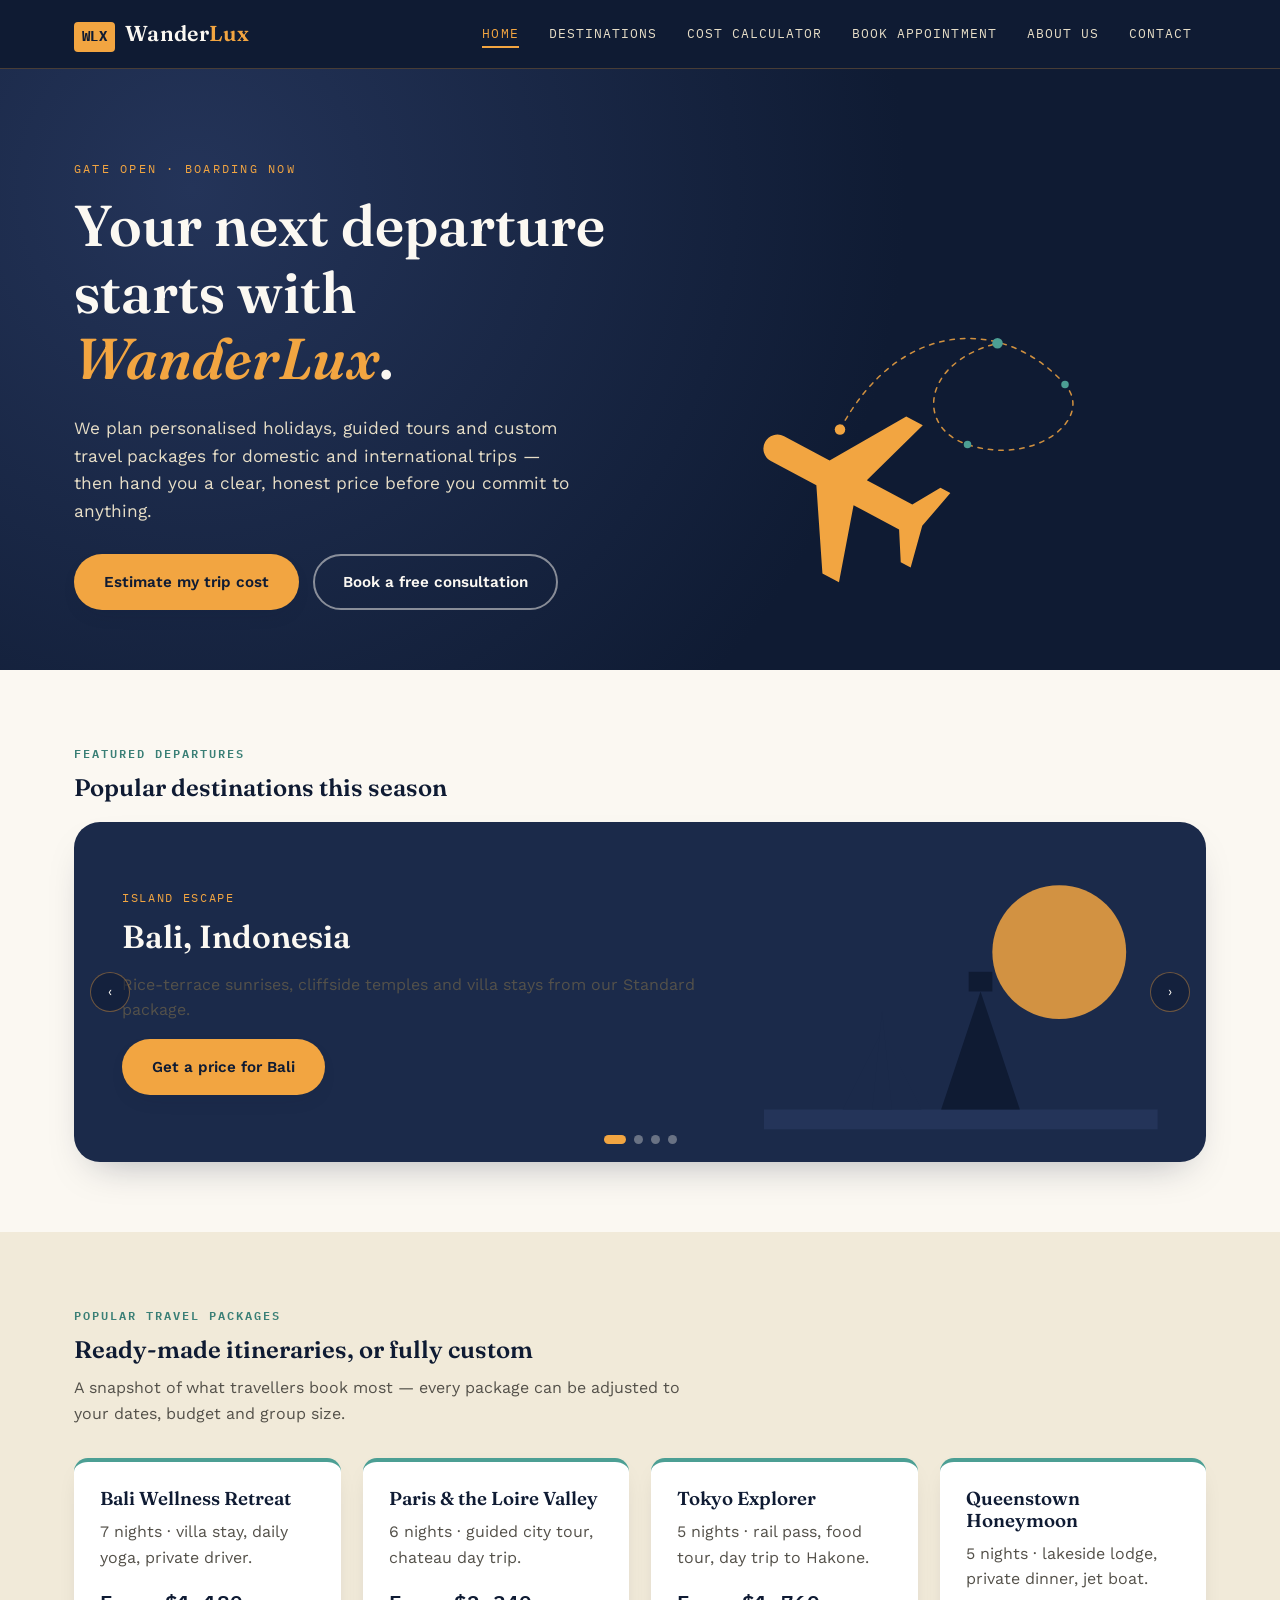
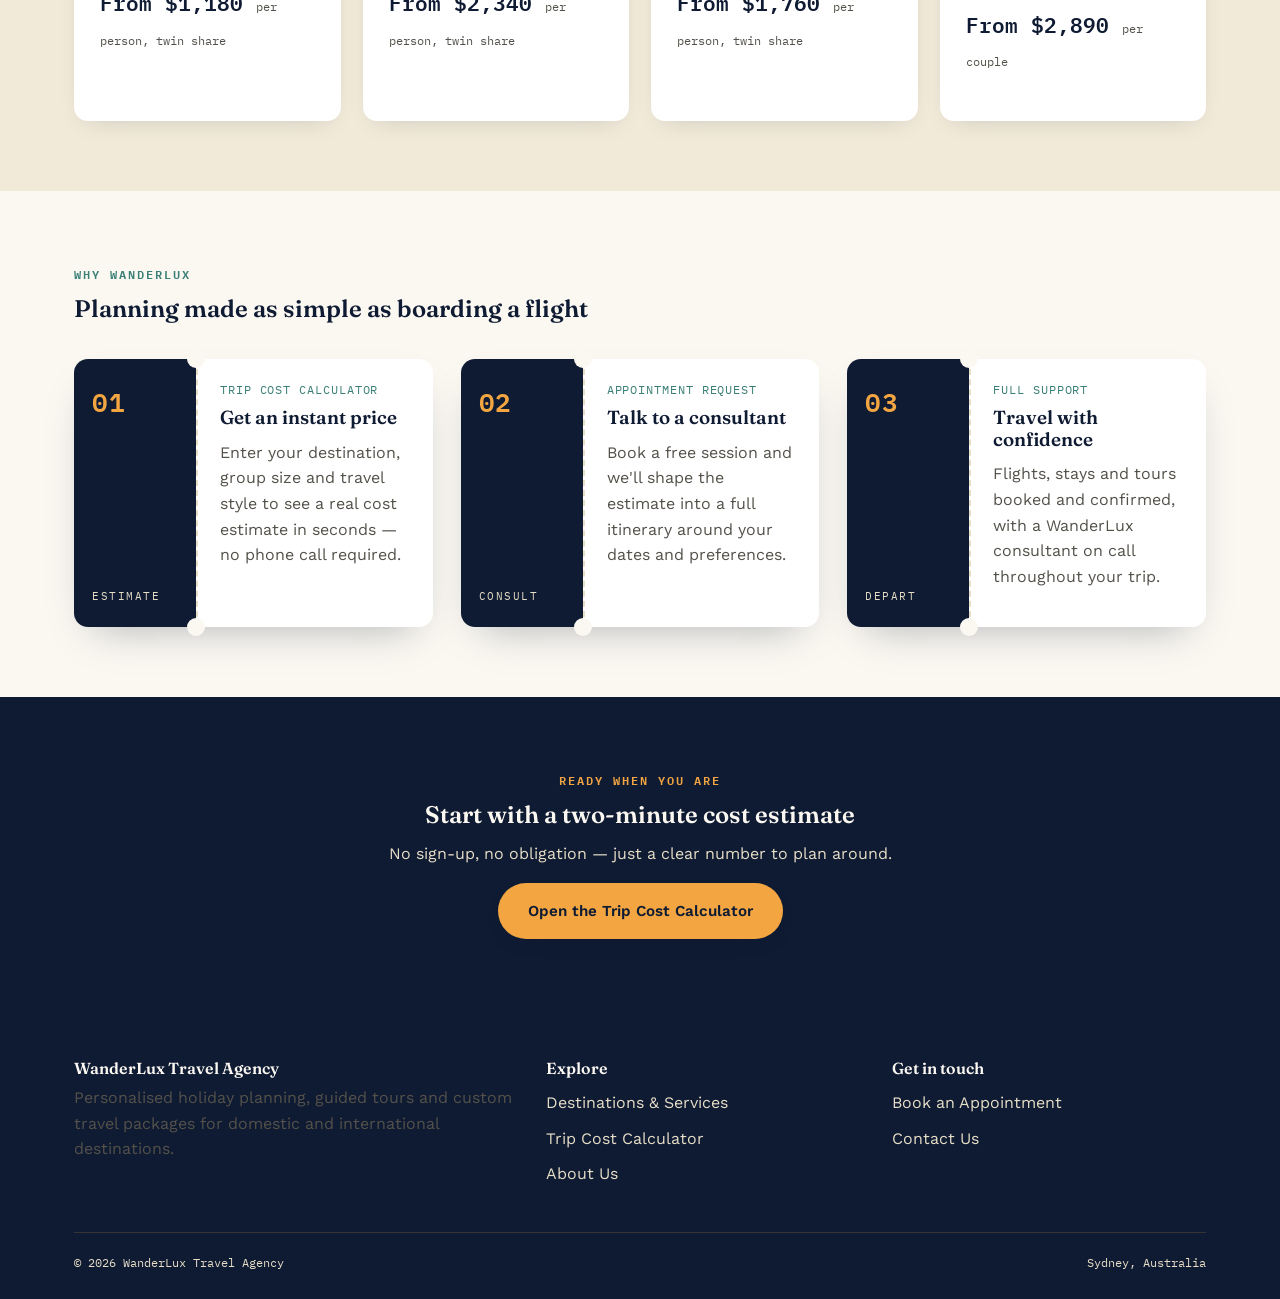
<file: index.html>
<!DOCTYPE html>
<html lang="en">
<head>
<meta charset="UTF-8">
<meta name="viewport" content="width=device-width, initial-scale=1.0">
<title>WanderLux Travel Agency | Personalised Holidays, Guided Tours & Custom Packages</title>
<meta name="description" content="WanderLux Travel Agency designs personalised holiday itineraries, guided tours and custom travel packages. Estimate your trip cost instantly and book a free consultation.">
<meta name="keywords" content="travel agency, holiday packages, guided tours, trip cost calculator, honeymoon specials, WanderLux">
<meta name="author" content="WanderLux Travel Agency">
<link rel="canonical" href="index.html">
<meta property="og:title" content="WanderLux Travel Agency">
<meta property="og:description" content="Personalised holiday planning, guided tours and custom travel packages for every kind of traveller.">
<meta property="og:type" content="website">
<link rel="icon" href="data:,">
<link rel="stylesheet" href="css/styles.css">
</head>
<body>
<a class="skip-link" href="#main">Skip to main content</a>

<header class="site-header">
  <div class="container board-strip">
    <a href="index.html" class="brand" aria-label="WanderLux Travel Agency home">
      <span class="code">WLX</span>
      <span class="name">Wander<em>Lux</em></span>
    </a>
    <button class="nav-toggle" aria-expanded="false" aria-controls="primary-nav" aria-label="Toggle navigation menu">
      <span class="bar"></span><span class="bar"></span><span class="bar"></span>
    </button>
    <nav id="primary-nav" class="board-nav" aria-label="Primary">
      <a href="index.html" aria-current="page">Home</a>
      <a href="destinations.html">Destinations</a>
      <a href="calculator.html">Cost Calculator</a>
      <a href="appointment.html">Book Appointment</a>
      <a href="about.html">About Us</a>
      <a href="contact.html">Contact</a>
    </nav>
  </div>
</header>

<main id="main">

  <section class="hero">
    <div class="container">
      <div class="hero-copy reveal">
        <p class="hero-eyebrow">Gate open &middot; Boarding now</p>
        <h1>Your next departure starts with <em>WanderLux</em>.</h1>
        <p class="lead">We plan personalised holidays, guided tours and custom travel packages for domestic and international trips &mdash; then hand you a clear, honest price before you commit to anything.</p>
        <div class="hero-actions">
          <a class="btn btn-primary" href="calculator.html">Estimate my trip cost</a>
          <a class="btn btn-outline" href="appointment.html">Book a free consultation</a>
        </div>
      </div>

      <div class="flight-map reveal" aria-hidden="true">
        <svg viewBox="0 0 400 300" role="img" aria-label="Illustrated flight route connecting Sydney to a chosen holiday destination">
          <path class="route-line" d="M40,210 C120,60 260,60 340,150 C380,195 300,260 210,230 C140,207 150,120 250,95" />
          <circle class="route-dot origin" cx="40" cy="210" r="7"></circle>
          <circle class="route-dot" cx="340" cy="150" r="5"></circle>
          <circle class="route-dot" cx="210" cy="230" r="5"></circle>
          <circle class="route-dot" cx="250" cy="95" r="7"></circle>
        </svg>
        <svg class="plane" width="26" height="26" viewBox="0 0 24 24" style="position:absolute; top:0; left:0;">
          <path fill="#F2A541" d="M21 16v-2l-8-5V3.5a1.5 1.5 0 0 0-3 0V9l-8 5v2l8-2.5V19l-3 1.8V22l4.5-1 4.5 1v-1.2L13 19v-5.5l8 2.5z"/>
        </svg>
      </div>
    </div>
  </section>

  <section aria-labelledby="banner-heading">
    <div class="container">
      <div class="section-head reveal">
        <span class="eyebrow">Featured departures</span>
        <h2 id="banner-heading">Popular destinations this season</h2>
      </div>

      <div class="banner reveal" data-banner aria-roledescription="carousel" aria-label="Featured destinations">
        <div class="banner-track">

          <div class="banner-slide active">
            <div class="slide-copy">
              <p class="slide-tag">Island escape</p>
              <h3>Bali, Indonesia</h3>
              <p>Rice-terrace sunrises, cliffside temples and villa stays from our Standard package.</p>
              <a class="btn btn-primary" href="calculator.html">Get a price for Bali</a>
            </div>
            <svg class="banner-illustration" viewBox="0 0 200 160" role="img" aria-label="Illustration of a Bali temple silhouette at sunset">
              <rect width="200" height="160" fill="none"/>
              <circle cx="150" cy="60" r="34" fill="#F2A541" opacity="0.85"/>
              <path d="M0,140 L200,140 L200,150 L0,150 Z" fill="#243459"/>
              <path d="M40,140 L60,100 L80,140 Z" fill="#1B2A4A"/>
              <path d="M55,140 L60,90 L65,140 Z" fill="#1B2A4A"/>
              <path d="M90,140 L110,80 L130,140 Z" fill="#0F1B33"/>
              <rect x="104" y="70" width="12" height="10" fill="#0F1B33"/>
            </svg>
          </div>

          <div class="banner-slide">
            <div class="slide-copy">
              <p class="slide-tag">City &amp; culture</p>
              <h3>Paris, France</h3>
              <p>Guided walking tours, riverside dinners and boutique hotels in the heart of the city.</p>
              <a class="btn btn-primary" href="calculator.html">Get a price for Paris</a>
            </div>
            <svg class="banner-illustration" viewBox="0 0 200 160" role="img" aria-label="Illustration of the Eiffel Tower silhouette">
              <path d="M0,140 L200,140 L200,150 L0,150 Z" fill="#243459"/>
              <path d="M95,30 L105,30 L115,140 L85,140 Z" fill="#0F1B33"/>
              <path d="M100,10 L100,30" stroke="#F2A541" stroke-width="3"/>
              <path d="M75,140 L100,80 L125,140" fill="none" stroke="#0F1B33" stroke-width="4"/>
            </svg>
          </div>

          <div class="banner-slide">
            <div class="slide-copy">
              <p class="slide-tag">Neon &amp; nature</p>
              <h3>Tokyo, Japan</h3>
              <p>Bullet-train day trips, izakaya food tours and modern stays near Shibuya.</p>
              <a class="btn btn-primary" href="calculator.html">Get a price for Tokyo</a>
            </div>
            <svg class="banner-illustration" viewBox="0 0 200 160" role="img" aria-label="Illustration of Mount Fuji silhouette">
              <path d="M0,140 L200,140 L200,150 L0,150 Z" fill="#243459"/>
              <path d="M40,140 L100,55 L160,140 Z" fill="#0F1B33"/>
              <path d="M85,95 L100,75 L115,95 Z" fill="#F1EAD9"/>
              <circle cx="160" cy="45" r="20" fill="#4C9F94" opacity="0.8"/>
            </svg>
          </div>

          <div class="banner-slide">
            <div class="slide-copy">
              <p class="slide-tag">Honeymoon special</p>
              <h3>Queenstown, New Zealand</h3>
              <p>Alpine lakes, private lodges and adventure activities for two.</p>
              <a class="btn btn-primary" href="calculator.html">Get a price for Queenstown</a>
            </div>
            <svg class="banner-illustration" viewBox="0 0 200 160" role="img" aria-label="Illustration of alpine mountains and a lake">
              <rect y="120" width="200" height="30" fill="#4C9F94" opacity="0.6"/>
              <path d="M0,120 L60,55 L100,100 L140,50 L200,120 Z" fill="#1B2A4A"/>
              <path d="M60,55 L70,72 L50,72 Z" fill="#F1EAD9"/>
              <path d="M140,50 L150,68 L130,68 Z" fill="#F1EAD9"/>
            </svg>
          </div>

        </div>
        <button class="banner-arrow prev" type="button" aria-label="Previous destination">&#8249;</button>
        <button class="banner-arrow next" type="button" aria-label="Next destination">&#8250;</button>
        <div class="banner-dots" role="tablist" aria-label="Choose featured destination"></div>
      </div>
    </div>
  </section>

  <section class="bg-paper2" aria-labelledby="packages-heading">
    <div class="container">
      <div class="section-head reveal">
        <span class="eyebrow">Popular travel packages</span>
        <h2 id="packages-heading">Ready-made itineraries, or fully custom</h2>
        <p>A snapshot of what travellers book most &mdash; every package can be adjusted to your dates, budget and group size.</p>
      </div>

      <div class="pkg-strip">
        <article class="pkg-card reveal">
          <h3>Bali Wellness Retreat</h3>
          <p>7 nights &middot; villa stay, daily yoga, private driver.</p>
          <p class="price">From $1,180 <span>per person, twin share</span></p>
        </article>
        <article class="pkg-card reveal">
          <h3>Paris &amp; the Loire Valley</h3>
          <p>6 nights &middot; guided city tour, chateau day trip.</p>
          <p class="price">From $2,340 <span>per person, twin share</span></p>
        </article>
        <article class="pkg-card reveal">
          <h3>Tokyo Explorer</h3>
          <p>5 nights &middot; rail pass, food tour, day trip to Hakone.</p>
          <p class="price">From $1,760 <span>per person, twin share</span></p>
        </article>
        <article class="pkg-card reveal">
          <h3>Queenstown Honeymoon</h3>
          <p>5 nights &middot; lakeside lodge, private dinner, jet boat.</p>
          <p class="price">From $2,890 <span>per couple</span></p>
        </article>
      </div>
    </div>
  </section>

  <section aria-labelledby="why-heading">
    <div class="container">
      <div class="section-head reveal">
        <span class="eyebrow">Why WanderLux</span>
        <h2 id="why-heading">Planning made as simple as boarding a flight</h2>
      </div>
      <div class="pass-grid">
        <div class="pass reveal">
          <div class="pass-stub">
            <span class="stub-code">01</span>
            <span class="stub-label">Estimate</span>
          </div>
          <div class="pass-body">
            <span class="pass-meta">Trip Cost Calculator</span>
            <h3>Get an instant price</h3>
            <p>Enter your destination, group size and travel style to see a real cost estimate in seconds &mdash; no phone call required.</p>
          </div>
          <span class="notch-bottom" aria-hidden="true"></span>
        </div>
        <div class="pass reveal">
          <div class="pass-stub">
            <span class="stub-code">02</span>
            <span class="stub-label">Consult</span>
          </div>
          <div class="pass-body">
            <span class="pass-meta">Appointment Request</span>
            <h3>Talk to a consultant</h3>
            <p>Book a free session and we'll shape the estimate into a full itinerary around your dates and preferences.</p>
          </div>
          <span class="notch-bottom" aria-hidden="true"></span>
        </div>
        <div class="pass reveal">
          <div class="pass-stub">
            <span class="stub-code">03</span>
            <span class="stub-label">Depart</span>
          </div>
          <div class="pass-body">
            <span class="pass-meta">Full Support</span>
            <h3>Travel with confidence</h3>
            <p>Flights, stays and tours booked and confirmed, with a WanderLux consultant on call throughout your trip.</p>
          </div>
          <span class="notch-bottom" aria-hidden="true"></span>
        </div>
      </div>
    </div>
  </section>

  <section class="bg-navy" aria-labelledby="cta-heading">
    <div class="container text-center reveal" style="max-width:640px;">
      <span class="eyebrow">Ready when you are</span>
      <h2 id="cta-heading">Start with a two-minute cost estimate</h2>
      <p>No sign-up, no obligation &mdash; just a clear number to plan around.</p>
      <a class="btn btn-primary" href="calculator.html">Open the Trip Cost Calculator</a>
    </div>
  </section>

</main>

<footer class="site-footer">
  <div class="container">
    <div class="footer-grid">
      <div>
        <h4>WanderLux Travel Agency</h4>
        <p>Personalised holiday planning, guided tours and custom travel packages for domestic and international destinations.</p>
      </div>
      <div>
        <h4>Explore</h4>
        <a href="destinations.html">Destinations &amp; Services</a>
        <a href="calculator.html">Trip Cost Calculator</a>
        <a href="about.html">About Us</a>
      </div>
      <div>
        <h4>Get in touch</h4>
        <a href="appointment.html">Book an Appointment</a>
        <a href="contact.html">Contact Us</a>
      </div>
    </div>
    <div class="footer-bottom">
      <span>&copy; <span id="year"></span> WanderLux Travel Agency</span>
      <span>Sydney, Australia</span>
    </div>
  </div>
</footer>

<script src="js/main.js"></script>
</body>
</html>
</file>
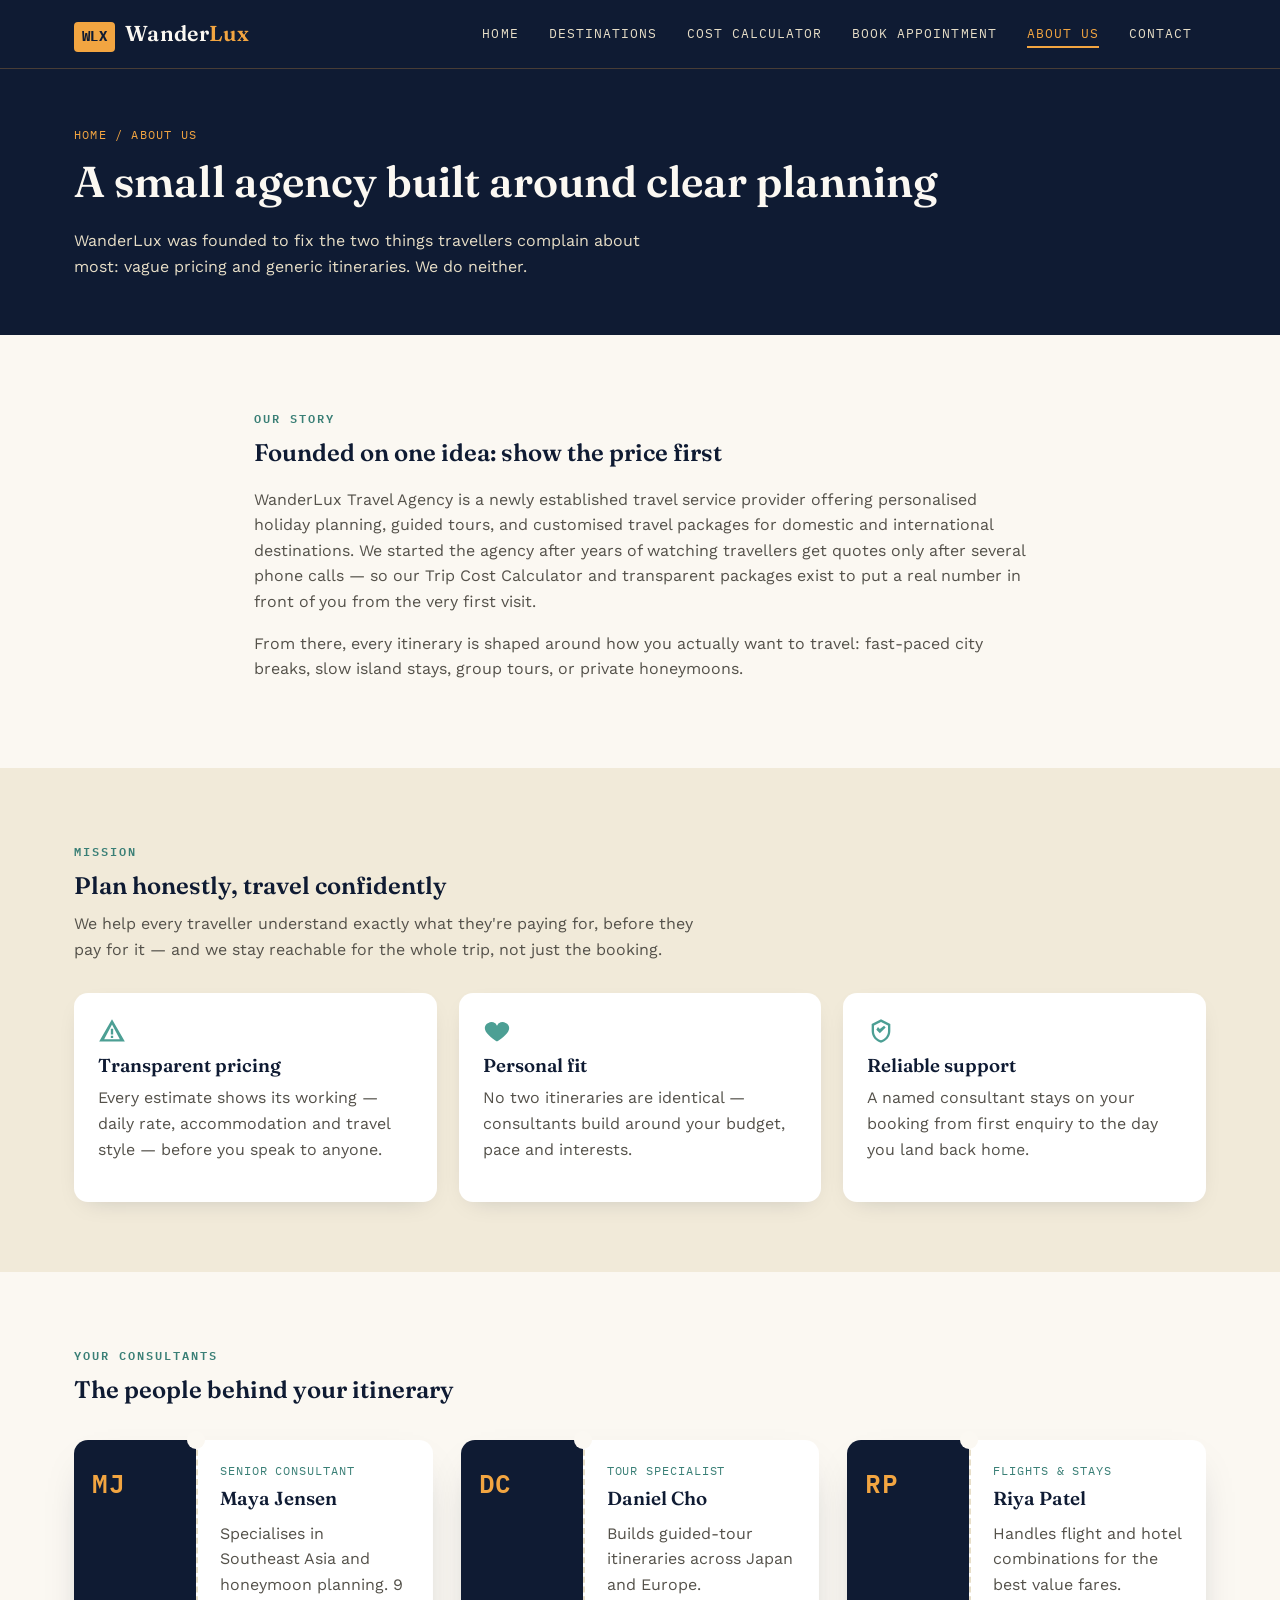
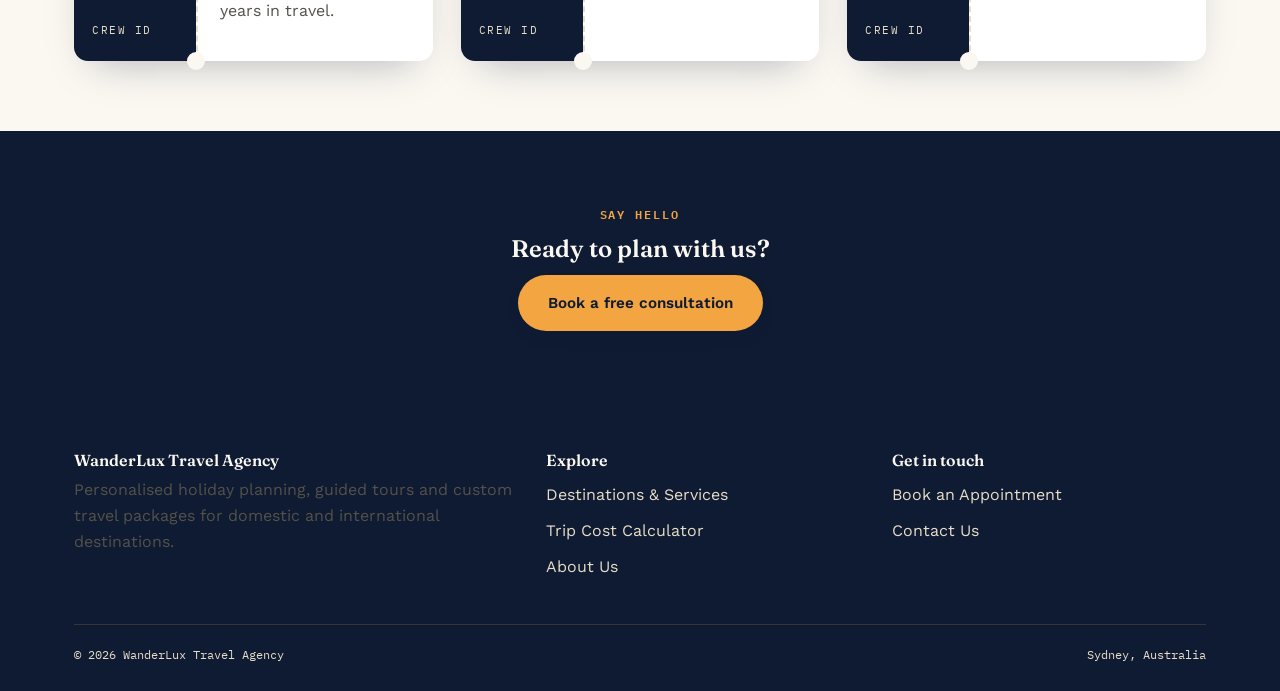
<file: about.html>
<!DOCTYPE html>
<html lang="en">
<head>
<meta charset="UTF-8">
<meta name="viewport" content="width=device-width, initial-scale=1.0">
<title>About Us | WanderLux Travel Agency</title>
<meta name="description" content="Meet WanderLux Travel Agency: our mission, our customer service values, and the consultants who plan your holidays.">
<meta name="keywords" content="about WanderLux, travel consultants, travel agency mission, customer service values">
<link rel="canonical" href="about.html">
<link rel="icon" href="data:,">
<link rel="stylesheet" href="css/styles.css">
</head>
<body>
<a class="skip-link" href="#main">Skip to main content</a>

<header class="site-header">
  <div class="container board-strip">
    <a href="index.html" class="brand" aria-label="WanderLux Travel Agency home">
      <span class="code">WLX</span>
      <span class="name">Wander<em>Lux</em></span>
    </a>
    <button class="nav-toggle" aria-expanded="false" aria-controls="primary-nav" aria-label="Toggle navigation menu">
      <span class="bar"></span><span class="bar"></span><span class="bar"></span>
    </button>
    <nav id="primary-nav" class="board-nav" aria-label="Primary">
      <a href="index.html">Home</a>
      <a href="destinations.html">Destinations</a>
      <a href="calculator.html">Cost Calculator</a>
      <a href="appointment.html">Book Appointment</a>
      <a href="about.html" aria-current="page">About Us</a>
      <a href="contact.html">Contact</a>
    </nav>
  </div>
</header>

<main id="main">

  <section class="page-hero">
    <div class="container">
      <p class="breadcrumb">Home / About Us</p>
      <h1>A small agency built around clear planning</h1>
      <p style="color:var(--paper-300); max-width:60ch;">WanderLux was founded to fix the two things travellers complain about most: vague pricing and generic itineraries. We do neither.</p>
    </div>
  </section>

  <section aria-labelledby="story-heading">
    <div class="container" style="max-width:820px;">
      <div class="section-head reveal">
        <span class="eyebrow">Our story</span>
        <h2 id="story-heading">Founded on one idea: show the price first</h2>
      </div>
      <p>WanderLux Travel Agency is a newly established travel service provider offering personalised holiday planning, guided tours, and customised travel packages for domestic and international destinations. We started the agency after years of watching travellers get quotes only after several phone calls &mdash; so our Trip Cost Calculator and transparent packages exist to put a real number in front of you from the very first visit.</p>
      <p>From there, every itinerary is shaped around how you actually want to travel: fast-paced city breaks, slow island stays, group tours, or private honeymoons.</p>
    </div>
  </section>

  <section class="bg-paper2" aria-labelledby="mission-heading">
    <div class="container">
      <div class="section-head reveal">
        <span class="eyebrow">Mission</span>
        <h2 id="mission-heading">Plan honestly, travel confidently</h2>
        <p>We help every traveller understand exactly what they're paying for, before they pay for it &mdash; and we stay reachable for the whole trip, not just the booking.</p>
      </div>

      <div class="value-grid">
        <div class="value-card reveal">
          <svg class="icon" width="28" height="28" viewBox="0 0 24 24" aria-hidden="true"><path fill="#4C9F94" d="M12 2 1 21h22L12 2zm0 4.4L18.7 19H5.3L12 6.4zM11 10h2v5h-2v-5zm0 6h2v2h-2v-2z"/></svg>
          <h3>Transparent pricing</h3>
          <p>Every estimate shows its working &mdash; daily rate, accommodation and travel style &mdash; before you speak to anyone.</p>
        </div>
        <div class="value-card reveal">
          <svg class="icon" width="28" height="28" viewBox="0 0 24 24" aria-hidden="true"><path fill="#4C9F94" d="M12 21s-7-4.35-9.5-8.44C.6 9.62 1.7 6.3 4.6 5.15A5 5 0 0 1 12 7.6a5 5 0 0 1 7.4-2.45c2.9 1.15 4 4.47 2.1 7.41C19 16.65 12 21 12 21z"/></svg>
          <h3>Personal fit</h3>
          <p>No two itineraries are identical &mdash; consultants build around your budget, pace and interests.</p>
        </div>
        <div class="value-card reveal">
          <svg class="icon" width="28" height="28" viewBox="0 0 24 24" aria-hidden="true"><path fill="#4C9F94" d="M12 2 4 6v6c0 5 3.4 8.7 8 10 4.6-1.3 8-5 8-10V6l-8-4zm0 2.2 6 3v4.8c0 3.9-2.5 6.9-6 8-3.5-1.1-6-4.1-6-8V7.2l6-3zM8 11l3 3 5-5-1.4-1.4L11 10.2l-1.6-1.6L8 11z"/></svg>
          <h3>Reliable support</h3>
          <p>A named consultant stays on your booking from first enquiry to the day you land back home.</p>
        </div>
      </div>
    </div>
  </section>

  <section aria-labelledby="team-heading">
    <div class="container">
      <div class="section-head reveal">
        <span class="eyebrow">Your consultants</span>
        <h2 id="team-heading">The people behind your itinerary</h2>
      </div>

      <div class="pass-grid">
        <article class="pass reveal">
          <div class="pass-stub">
            <span class="stub-code">MJ</span>
            <span class="stub-label">Crew ID</span>
          </div>
          <div class="pass-body">
            <span class="pass-meta">Senior Consultant</span>
            <h3>Maya Jensen</h3>
            <p>Specialises in Southeast Asia and honeymoon planning. 9 years in travel.</p>
          </div>
          <span class="notch-bottom" aria-hidden="true"></span>
        </article>
        <article class="pass reveal">
          <div class="pass-stub">
            <span class="stub-code">DC</span>
            <span class="stub-label">Crew ID</span>
          </div>
          <div class="pass-body">
            <span class="pass-meta">Tour Specialist</span>
            <h3>Daniel Cho</h3>
            <p>Builds guided-tour itineraries across Japan and Europe.</p>
          </div>
          <span class="notch-bottom" aria-hidden="true"></span>
        </article>
        <article class="pass reveal">
          <div class="pass-stub">
            <span class="stub-code">RP</span>
            <span class="stub-label">Crew ID</span>
          </div>
          <div class="pass-body">
            <span class="pass-meta">Flights &amp; Stays</span>
            <h3>Riya Patel</h3>
            <p>Handles flight and hotel combinations for the best value fares.</p>
          </div>
          <span class="notch-bottom" aria-hidden="true"></span>
        </article>
      </div>
    </div>
  </section>

  <section class="bg-navy" aria-labelledby="about-cta-heading">
    <div class="container text-center reveal" style="max-width:600px;">
      <span class="eyebrow">Say hello</span>
      <h2 id="about-cta-heading">Ready to plan with us?</h2>
      <a class="btn btn-primary" href="appointment.html">Book a free consultation</a>
    </div>
  </section>

</main>

<footer class="site-footer">
  <div class="container">
    <div class="footer-grid">
      <div>
        <h4>WanderLux Travel Agency</h4>
        <p>Personalised holiday planning, guided tours and custom travel packages for domestic and international destinations.</p>
      </div>
      <div>
        <h4>Explore</h4>
        <a href="destinations.html">Destinations &amp; Services</a>
        <a href="calculator.html">Trip Cost Calculator</a>
        <a href="about.html">About Us</a>
      </div>
      <div>
        <h4>Get in touch</h4>
        <a href="appointment.html">Book an Appointment</a>
        <a href="contact.html">Contact Us</a>
      </div>
    </div>
    <div class="footer-bottom">
      <span>&copy; <span id="year"></span> WanderLux Travel Agency</span>
      <span>Sydney, Australia</span>
    </div>
  </div>
</footer>

<script src="js/main.js"></script>
</body>
</html>
</file>
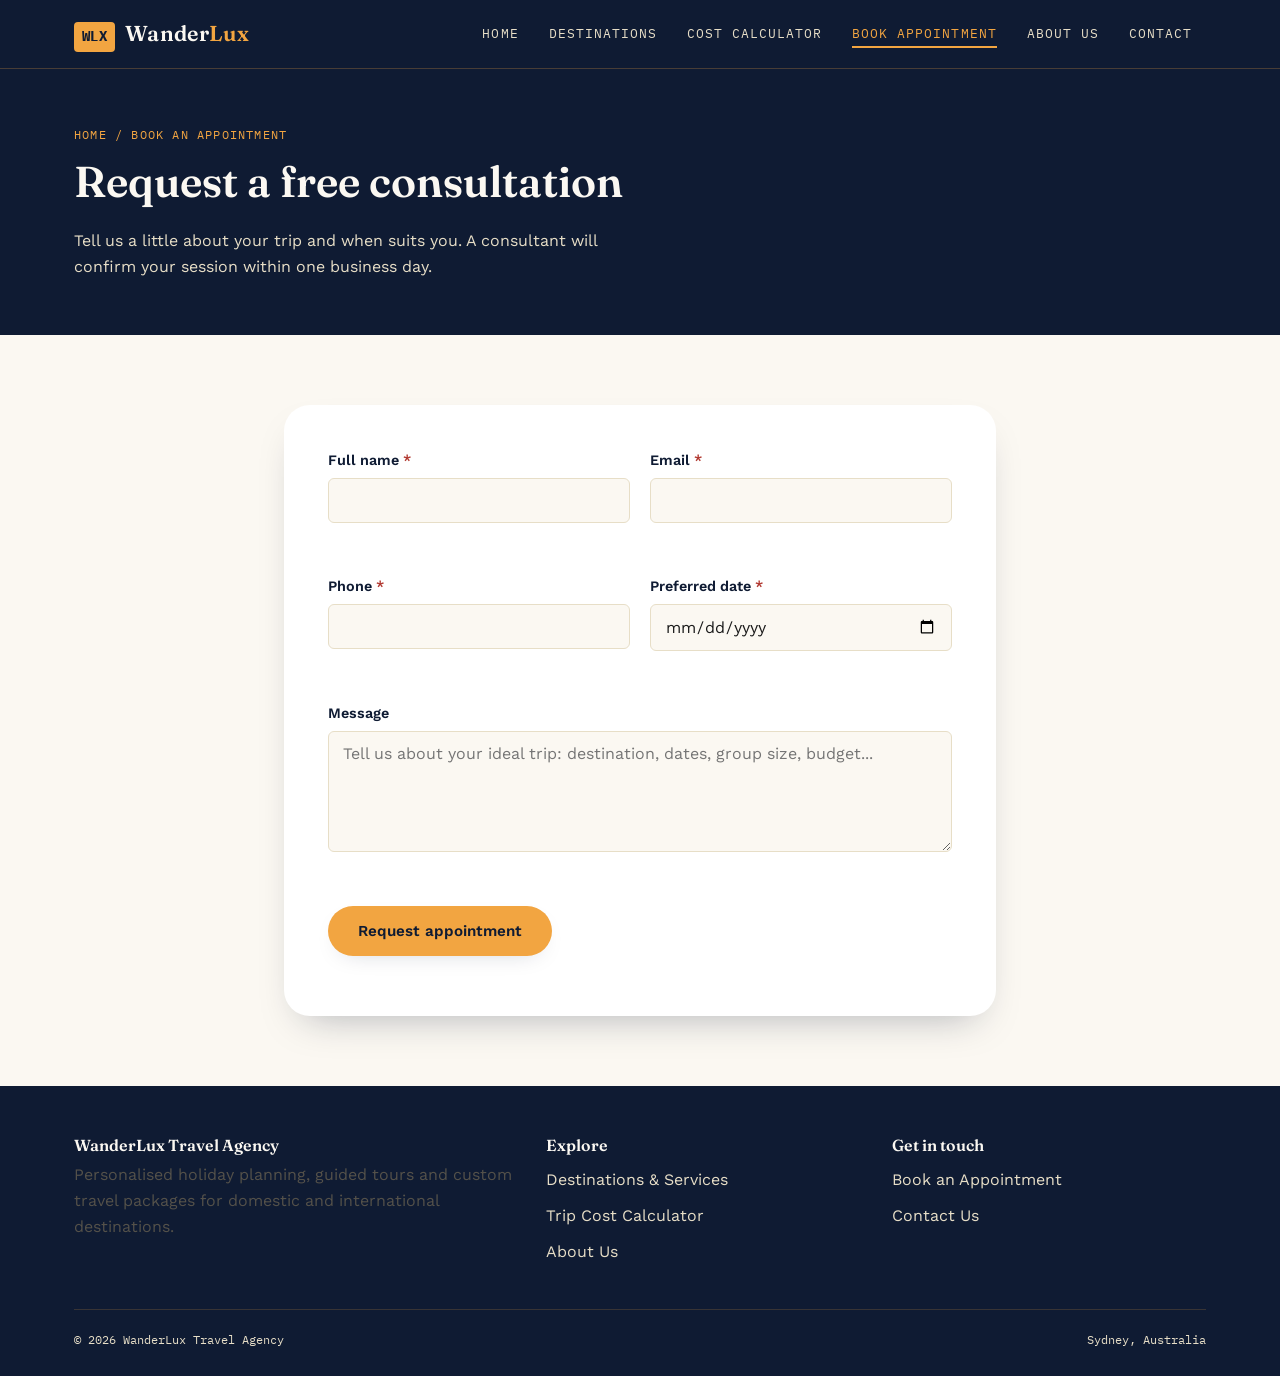
<file: appointment.html>
<!DOCTYPE html>
<html lang="en">
<head>
<meta charset="UTF-8">
<meta name="viewport" content="width=device-width, initial-scale=1.0">
<title>Book an Appointment | WanderLux Travel Agency</title>
<meta name="description" content="Request a free consultation with a WanderLux travel consultant. Tell us your name, contact details, preferred date and travel plans.">
<meta name="keywords" content="book travel consultation, appointment request, travel agency booking">
<link rel="canonical" href="appointment.html">
<link rel="icon" href="data:,">
<link rel="stylesheet" href="css/styles.css">
</head>
<body>
<a class="skip-link" href="#main">Skip to main content</a>

<header class="site-header">
  <div class="container board-strip">
    <a href="index.html" class="brand" aria-label="WanderLux Travel Agency home">
      <span class="code">WLX</span>
      <span class="name">Wander<em>Lux</em></span>
    </a>
    <button class="nav-toggle" aria-expanded="false" aria-controls="primary-nav" aria-label="Toggle navigation menu">
      <span class="bar"></span><span class="bar"></span><span class="bar"></span>
    </button>
    <nav id="primary-nav" class="board-nav" aria-label="Primary">
      <a href="index.html">Home</a>
      <a href="destinations.html">Destinations</a>
      <a href="calculator.html">Cost Calculator</a>
      <a href="appointment.html" aria-current="page">Book Appointment</a>
      <a href="about.html">About Us</a>
      <a href="contact.html">Contact</a>
    </nav>
  </div>
</header>

<main id="main">

  <section class="page-hero">
    <div class="container">
      <p class="breadcrumb">Home / Book an Appointment</p>
      <h1>Request a free consultation</h1>
      <p style="color:var(--paper-300); max-width:56ch;">Tell us a little about your trip and when suits you. A consultant will confirm your session within one business day.</p>
    </div>
  </section>

  <section aria-labelledby="apt-heading">
    <div class="container" style="max-width:760px;">
      <h2 id="apt-heading" class="visually-hidden">Appointment request form</h2>

      <form id="appointment-form" class="form-card reveal" novalidate>
        <div class="form-grid">

          <div class="field">
            <label for="apt-name">Full name <span class="req">*</span></label>
            <input type="text" id="apt-name" name="name" autocomplete="name" required aria-describedby="apt-name-error">
            <p class="error-msg" id="apt-name-error" aria-live="polite"></p>
          </div>

          <div class="field">
            <label for="apt-email">Email <span class="req">*</span></label>
            <input type="email" id="apt-email" name="email" autocomplete="email" required aria-describedby="apt-email-error">
            <p class="error-msg" id="apt-email-error" aria-live="polite"></p>
          </div>

          <div class="field">
            <label for="apt-phone">Phone <span class="req">*</span></label>
            <input type="tel" id="apt-phone" name="phone" autocomplete="tel" required aria-describedby="apt-phone-error">
            <p class="error-msg" id="apt-phone-error" aria-live="polite"></p>
          </div>

          <div class="field">
            <label for="apt-date">Preferred date <span class="req">*</span></label>
            <input type="date" id="apt-date" name="date" required aria-describedby="apt-date-error">
            <p class="error-msg" id="apt-date-error" aria-live="polite"></p>
          </div>

          <div class="field full">
            <label for="apt-message">Message</label>
            <textarea id="apt-message" name="message" rows="5" placeholder="Tell us about your ideal trip: destination, dates, group size, budget..." aria-describedby="apt-message-error"></textarea>
            <p class="error-msg" id="apt-message-error" aria-live="polite"></p>
          </div>

        </div>

        <p class="form-status" id="apt-status" role="alert"></p>

        <p style="margin-top:22px;">
          <button type="submit" class="btn btn-primary">Request appointment</button>
        </p>
      </form>

      <div class="pass result-pass" id="apt-confirmation" aria-live="polite">
        <div class="pass-stub">
          <span class="stub-label">Confirmed</span>
          <span class="stub-code">&#10003;</span>
          <span class="stub-label">WanderLux</span>
        </div>
        <div class="pass-body">
          <span class="pass-meta">Appointment requested</span>
          <h3>See you soon, <span id="conf-name"></span></h3>
          <p>Preferred date: <strong id="conf-date"></strong></p>
          <p>We'll reach you at: <span id="conf-contact"></span></p>
          <p class="hint">If your email client didn't open automatically, you can <a id="apt-mailto" href="#">send your request by email</a> directly.</p>
        </div>
        <span class="notch-bottom" aria-hidden="true"></span>
      </div>
    </div>
  </section>

</main>

<footer class="site-footer">
  <div class="container">
    <div class="footer-grid">
      <div>
        <h4>WanderLux Travel Agency</h4>
        <p>Personalised holiday planning, guided tours and custom travel packages for domestic and international destinations.</p>
      </div>
      <div>
        <h4>Explore</h4>
        <a href="destinations.html">Destinations &amp; Services</a>
        <a href="calculator.html">Trip Cost Calculator</a>
        <a href="about.html">About Us</a>
      </div>
      <div>
        <h4>Get in touch</h4>
        <a href="appointment.html">Book an Appointment</a>
        <a href="contact.html">Contact Us</a>
      </div>
    </div>
    <div class="footer-bottom">
      <span>&copy; <span id="year"></span> WanderLux Travel Agency</span>
      <span>Sydney, Australia</span>
    </div>
  </div>
</footer>

<script src="js/main.js"></script>
<script src="js/validation.js"></script>
<script src="js/appointment.js"></script>
</body>
</html>
</file>
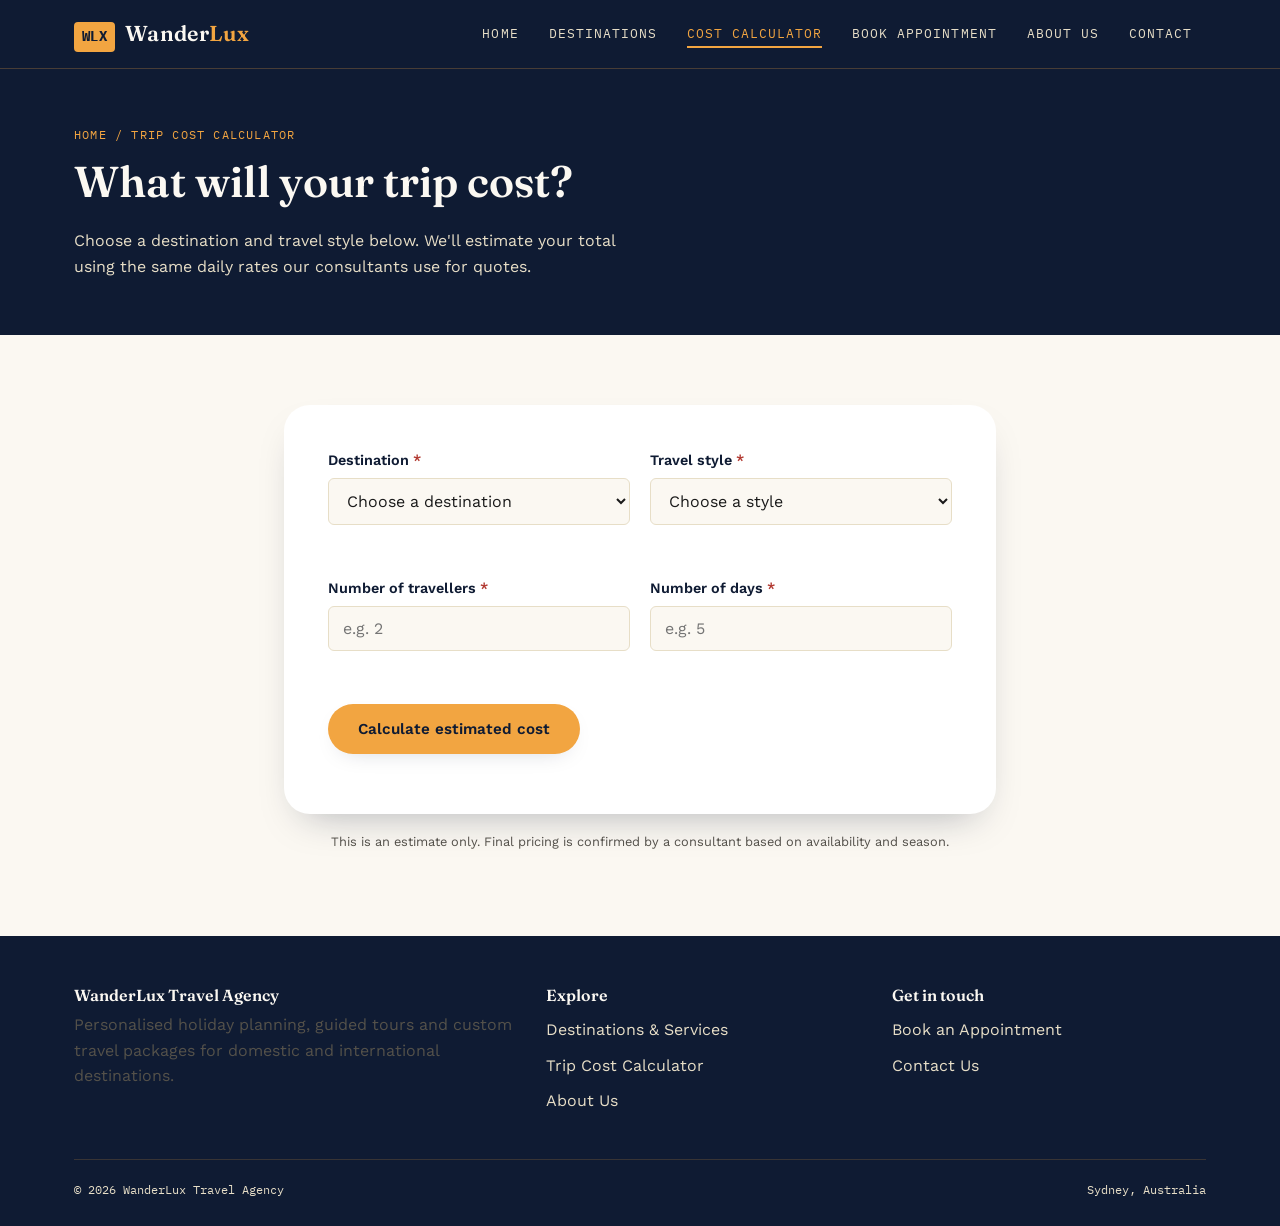
<file: calculator.html>
<!DOCTYPE html>
<html lang="en">
<head>
<meta charset="UTF-8">
<meta name="viewport" content="width=device-width, initial-scale=1.0">
<title>Trip Cost Calculator | WanderLux Travel Agency</title>
<meta name="description" content="Estimate your holiday cost instantly. Enter your destination, number of travellers, trip length and travel style to see a real price estimate.">
<meta name="keywords" content="trip cost calculator, holiday budget estimator, travel cost estimate">
<link rel="canonical" href="calculator.html">
<link rel="icon" href="data:,">
<link rel="stylesheet" href="css/styles.css">
</head>
<body>
<a class="skip-link" href="#main">Skip to main content</a>

<header class="site-header">
  <div class="container board-strip">
    <a href="index.html" class="brand" aria-label="WanderLux Travel Agency home">
      <span class="code">WLX</span>
      <span class="name">Wander<em>Lux</em></span>
    </a>
    <button class="nav-toggle" aria-expanded="false" aria-controls="primary-nav" aria-label="Toggle navigation menu">
      <span class="bar"></span><span class="bar"></span><span class="bar"></span>
    </button>
    <nav id="primary-nav" class="board-nav" aria-label="Primary">
      <a href="index.html">Home</a>
      <a href="destinations.html">Destinations</a>
      <a href="calculator.html" aria-current="page">Cost Calculator</a>
      <a href="appointment.html">Book Appointment</a>
      <a href="about.html">About Us</a>
      <a href="contact.html">Contact</a>
    </nav>
  </div>
</header>

<main id="main">

  <section class="page-hero">
    <div class="container">
      <p class="breadcrumb">Home / Trip Cost Calculator</p>
      <h1>What will your trip cost?</h1>
      <p style="color:var(--paper-300); max-width:56ch;">Choose a destination and travel style below. We'll estimate your total using the same daily rates our consultants use for quotes.</p>
    </div>
  </section>

  <section aria-labelledby="calc-heading">
    <div class="container" style="max-width:760px;">
      <h2 id="calc-heading" class="visually-hidden">Trip cost calculator form</h2>

      <form id="calculator-form" class="form-card reveal" novalidate>
        <div class="form-grid">

          <div class="field">
            <label for="destination">Destination <span class="req">*</span></label>
            <select id="destination" name="destination" required aria-describedby="destination-error">
              <option value="" selected disabled>Choose a destination</option>
              <option value="bali">Bali, Indonesia</option>
              <option value="paris">Paris, France</option>
              <option value="tokyo">Tokyo, Japan</option>
              <option value="sydney">Sydney, Australia</option>
              <option value="rome">Rome, Italy</option>
              <option value="queenstown">Queenstown, New Zealand</option>
            </select>
            <p class="error-msg" id="destination-error" aria-live="polite"></p>
          </div>

          <div class="field">
            <label for="style">Travel style <span class="req">*</span></label>
            <select id="style" name="style" required aria-describedby="style-error">
              <option value="" selected disabled>Choose a style</option>
              <option value="budget">Budget</option>
              <option value="standard">Standard</option>
              <option value="luxury">Luxury</option>
            </select>
            <p class="error-msg" id="style-error" aria-live="polite"></p>
          </div>

          <div class="field">
            <label for="travellers">Number of travellers <span class="req">*</span></label>
            <input type="number" id="travellers" name="travellers" min="1" max="20" step="1" placeholder="e.g. 2" required aria-describedby="travellers-error">
            <p class="error-msg" id="travellers-error" aria-live="polite"></p>
          </div>

          <div class="field">
            <label for="days">Number of days <span class="req">*</span></label>
            <input type="number" id="days" name="days" min="1" max="90" step="1" placeholder="e.g. 5" required aria-describedby="days-error">
            <p class="error-msg" id="days-error" aria-live="polite"></p>
          </div>

        </div>

        <p class="form-status" id="calc-status" role="alert"></p>

        <p style="margin-top:22px;">
          <button type="submit" class="btn btn-primary">Calculate estimated cost</button>
        </p>
      </form>

      <div class="pass result-pass" id="calc-result" aria-live="polite">
        <div class="pass-stub">
          <span class="stub-label">Estimate</span>
          <span class="stub-code" id="result-code">&mdash;</span>
          <span class="stub-label">WanderLux</span>
        </div>
        <div class="pass-body">
          <span class="pass-meta">Trip cost estimate</span>
          <h3>Estimated total</h3>
          <p class="amount" id="result-amount">$0</p>
          <p class="note" id="result-note"></p>
          <ul class="breakdown" id="result-breakdown"></ul>
          <p style="margin-top:16px;"><a class="btn btn-dark" href="appointment.html">Turn this into a booking &rarr;</a></p>
        </div>
        <span class="notch-bottom" aria-hidden="true"></span>
      </div>

      <p class="hint text-center" style="margin-top:18px;">This is an estimate only. Final pricing is confirmed by a consultant based on availability and season.</p>
    </div>
  </section>

</main>

<footer class="site-footer">
  <div class="container">
    <div class="footer-grid">
      <div>
        <h4>WanderLux Travel Agency</h4>
        <p>Personalised holiday planning, guided tours and custom travel packages for domestic and international destinations.</p>
      </div>
      <div>
        <h4>Explore</h4>
        <a href="destinations.html">Destinations &amp; Services</a>
        <a href="calculator.html">Trip Cost Calculator</a>
        <a href="about.html">About Us</a>
      </div>
      <div>
        <h4>Get in touch</h4>
        <a href="appointment.html">Book an Appointment</a>
        <a href="contact.html">Contact Us</a>
      </div>
    </div>
    <div class="footer-bottom">
      <span>&copy; <span id="year"></span> WanderLux Travel Agency</span>
      <span>Sydney, Australia</span>
    </div>
  </div>
</footer>

<script src="js/main.js"></script>
<script src="js/validation.js"></script>
<script src="js/calculator.js"></script>
</body>
</html>
</file>
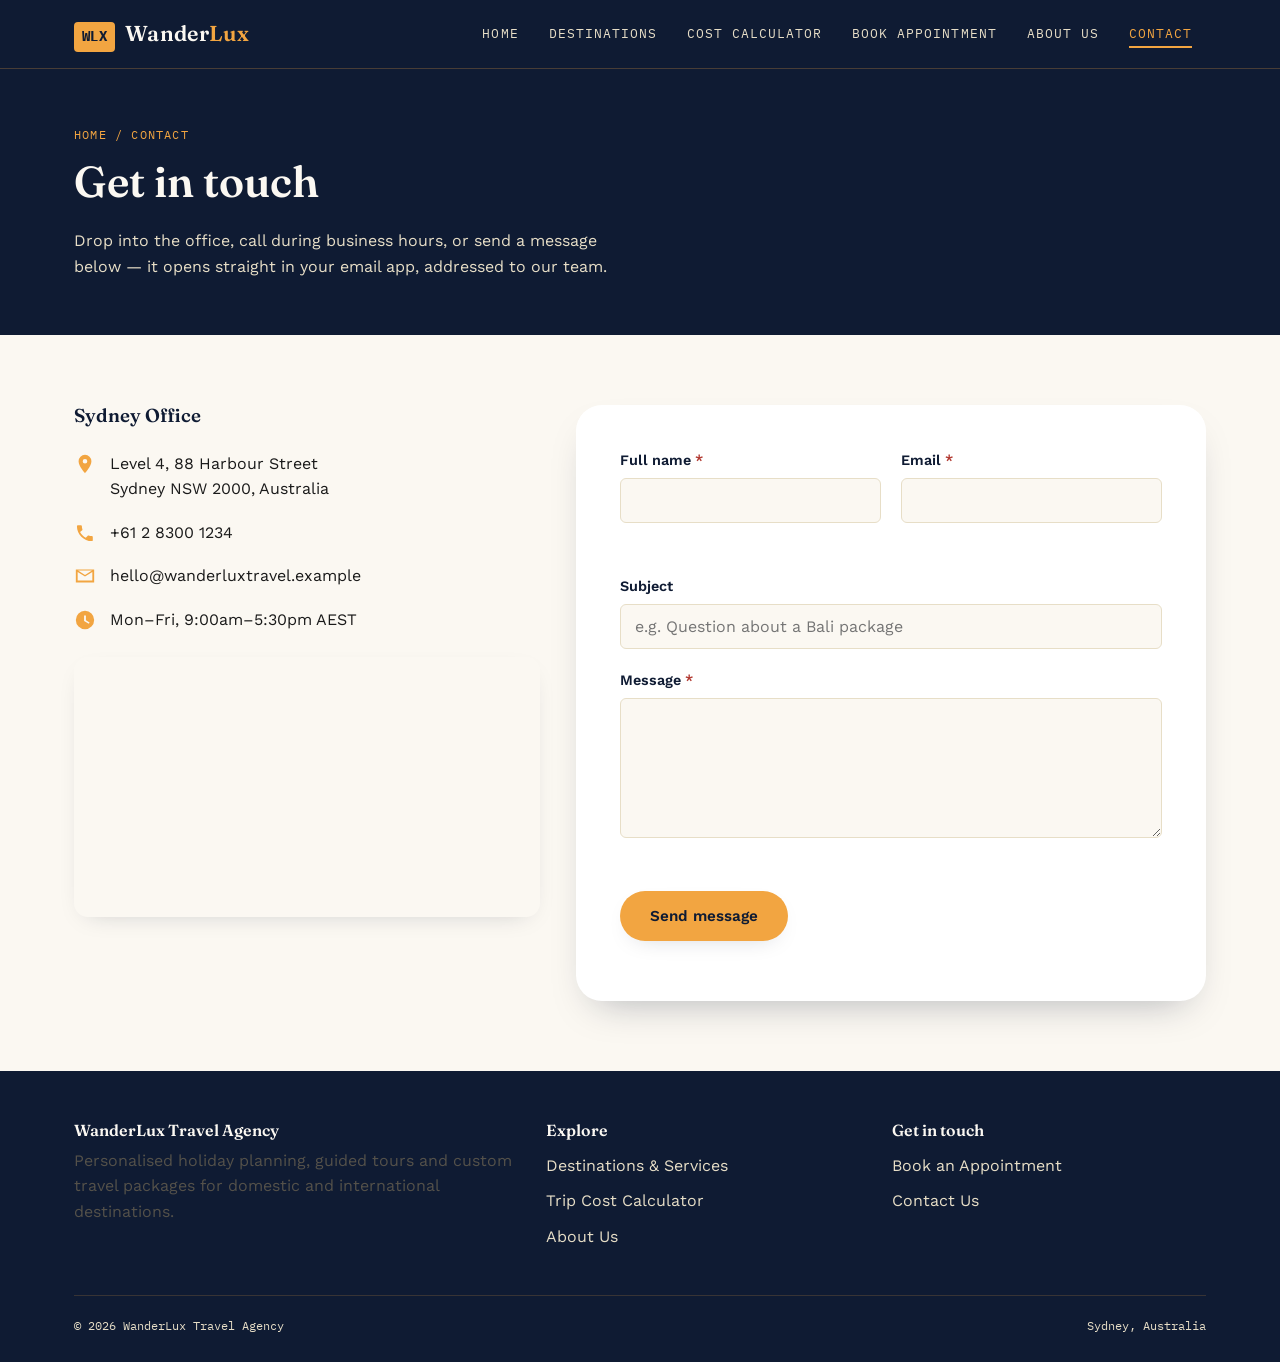
<file: contact.html>
<!DOCTYPE html>
<html lang="en">
<head>
<meta charset="UTF-8">
<meta name="viewport" content="width=device-width, initial-scale=1.0">
<title>Contact Us | WanderLux Travel Agency</title>
<meta name="description" content="Contact WanderLux Travel Agency: visit our Sydney office, call or email us, or send a message directly from our contact form.">
<meta name="keywords" content="contact travel agency, WanderLux address, WanderLux phone number, travel agency Sydney">
<link rel="canonical" href="contact.html">
<link rel="icon" href="data:,">
<link rel="stylesheet" href="css/styles.css">
</head>
<body>
<a class="skip-link" href="#main">Skip to main content</a>

<header class="site-header">
  <div class="container board-strip">
    <a href="index.html" class="brand" aria-label="WanderLux Travel Agency home">
      <span class="code">WLX</span>
      <span class="name">Wander<em>Lux</em></span>
    </a>
    <button class="nav-toggle" aria-expanded="false" aria-controls="primary-nav" aria-label="Toggle navigation menu">
      <span class="bar"></span><span class="bar"></span><span class="bar"></span>
    </button>
    <nav id="primary-nav" class="board-nav" aria-label="Primary">
      <a href="index.html">Home</a>
      <a href="destinations.html">Destinations</a>
      <a href="calculator.html">Cost Calculator</a>
      <a href="appointment.html">Book Appointment</a>
      <a href="about.html">About Us</a>
      <a href="contact.html" aria-current="page">Contact</a>
    </nav>
  </div>
</header>

<main id="main">

  <section class="page-hero">
    <div class="container">
      <p class="breadcrumb">Home / Contact</p>
      <h1>Get in touch</h1>
      <p style="color:var(--paper-300); max-width:56ch;">Drop into the office, call during business hours, or send a message below &mdash; it opens straight in your email app, addressed to our team.</p>
    </div>
  </section>

  <section aria-labelledby="contact-heading">
    <div class="container">
      <h2 id="contact-heading" class="visually-hidden">Contact details and form</h2>

      <div class="contact-grid">

        <div class="reveal">
          <h3>Sydney Office</h3>
          <ul class="contact-info-list">
            <li>
              <svg class="ico" width="22" height="22" viewBox="0 0 24 24" aria-hidden="true"><path fill="currentColor" d="M12 2a7 7 0 0 0-7 7c0 5.25 7 13 7 13s7-7.75 7-13a7 7 0 0 0-7-7zm0 9.5A2.5 2.5 0 1 1 12 6.5a2.5 2.5 0 0 1 0 5z"/></svg>
              <span>Level 4, 88 Harbour Street<br>Sydney NSW 2000, Australia</span>
            </li>
            <li>
              <svg class="ico" width="22" height="22" viewBox="0 0 24 24" aria-hidden="true"><path fill="currentColor" d="M6.6 10.8c1.4 2.7 3.6 4.9 6.3 6.3l2.1-2.1c.3-.3.7-.4 1-.2 1.1.4 2.3.6 3.5.6.6 0 1 .4 1 1v3.4c0 .6-.4 1-1 1C10.6 20.8 3.2 13.4 3.2 4.5c0-.6.4-1 1-1H7.6c.6 0 1 .4 1 1 0 1.2.2 2.4.6 3.5.1.4 0 .8-.2 1.1L6.6 10.8z"/></svg>
              <span><a href="tel:+61283001234">+61 2 8300 1234</a></span>
            </li>
            <li>
              <svg class="ico" width="22" height="22" viewBox="0 0 24 24" aria-hidden="true"><path fill="currentColor" d="M2 5h20v14H2V5zm2 2.5V17h16V7.5l-8 5-8-5zM4.4 6l7.6 4.8L19.6 6H4.4z"/></svg>
              <span><a href="mailto:hello@wanderluxtravel.example">hello@wanderluxtravel.example</a></span>
            </li>
            <li>
              <svg class="ico" width="22" height="22" viewBox="0 0 24 24" aria-hidden="true"><path fill="currentColor" d="M12 2a10 10 0 1 0 0 20 10 10 0 0 0 0-20zm1 5v5.4l4 2.4-.8 1.4-5.2-3.1V7h2z"/></svg>
              <span>Mon&ndash;Fri, 9:00am&ndash;5:30pm AEST</span>
            </li>
          </ul>

          <iframe
            class="map-frame"
            style="margin-top:24px;"
            title="Map showing WanderLux Travel Agency's Sydney office location"
            src="https://www.google.com/maps?q=88+Harbour+Street+Sydney+NSW&output=embed"
            loading="lazy"
            referrerpolicy="no-referrer-when-downgrade">
          </iframe>
        </div>

        <form id="contact-form" class="form-card reveal" novalidate>
          <div class="form-grid">

            <div class="field">
              <label for="c-name">Full name <span class="req">*</span></label>
              <input type="text" id="c-name" name="name" autocomplete="name" required aria-describedby="c-name-error">
              <p class="error-msg" id="c-name-error" aria-live="polite"></p>
            </div>

            <div class="field">
              <label for="c-email">Email <span class="req">*</span></label>
              <input type="email" id="c-email" name="email" autocomplete="email" required aria-describedby="c-email-error">
              <p class="error-msg" id="c-email-error" aria-live="polite"></p>
            </div>

            <div class="field full">
              <label for="c-subject">Subject</label>
              <input type="text" id="c-subject" name="subject" placeholder="e.g. Question about a Bali package">
            </div>

            <div class="field full">
              <label for="c-message">Message <span class="req">*</span></label>
              <textarea id="c-message" name="message" rows="6" required aria-describedby="c-message-error"></textarea>
              <p class="error-msg" id="c-message-error" aria-live="polite"></p>
            </div>

          </div>

          <p class="form-status" id="contact-status" role="status"></p>

          <p style="margin-top:22px;">
            <button type="submit" class="btn btn-primary">Send message</button>
          </p>
        </form>

      </div>
    </div>
  </section>

</main>

<footer class="site-footer">
  <div class="container">
    <div class="footer-grid">
      <div>
        <h4>WanderLux Travel Agency</h4>
        <p>Personalised holiday planning, guided tours and custom travel packages for domestic and international destinations.</p>
      </div>
      <div>
        <h4>Explore</h4>
        <a href="destinations.html">Destinations &amp; Services</a>
        <a href="calculator.html">Trip Cost Calculator</a>
        <a href="about.html">About Us</a>
      </div>
      <div>
        <h4>Get in touch</h4>
        <a href="appointment.html">Book an Appointment</a>
        <a href="contact.html">Contact Us</a>
      </div>
    </div>
    <div class="footer-bottom">
      <span>&copy; <span id="year"></span> WanderLux Travel Agency</span>
      <span>Sydney, Australia</span>
    </div>
  </div>
</footer>

<script src="js/main.js"></script>
<script src="js/validation.js"></script>
<script src="js/contact.js"></script>
</body>
</html>
</file>
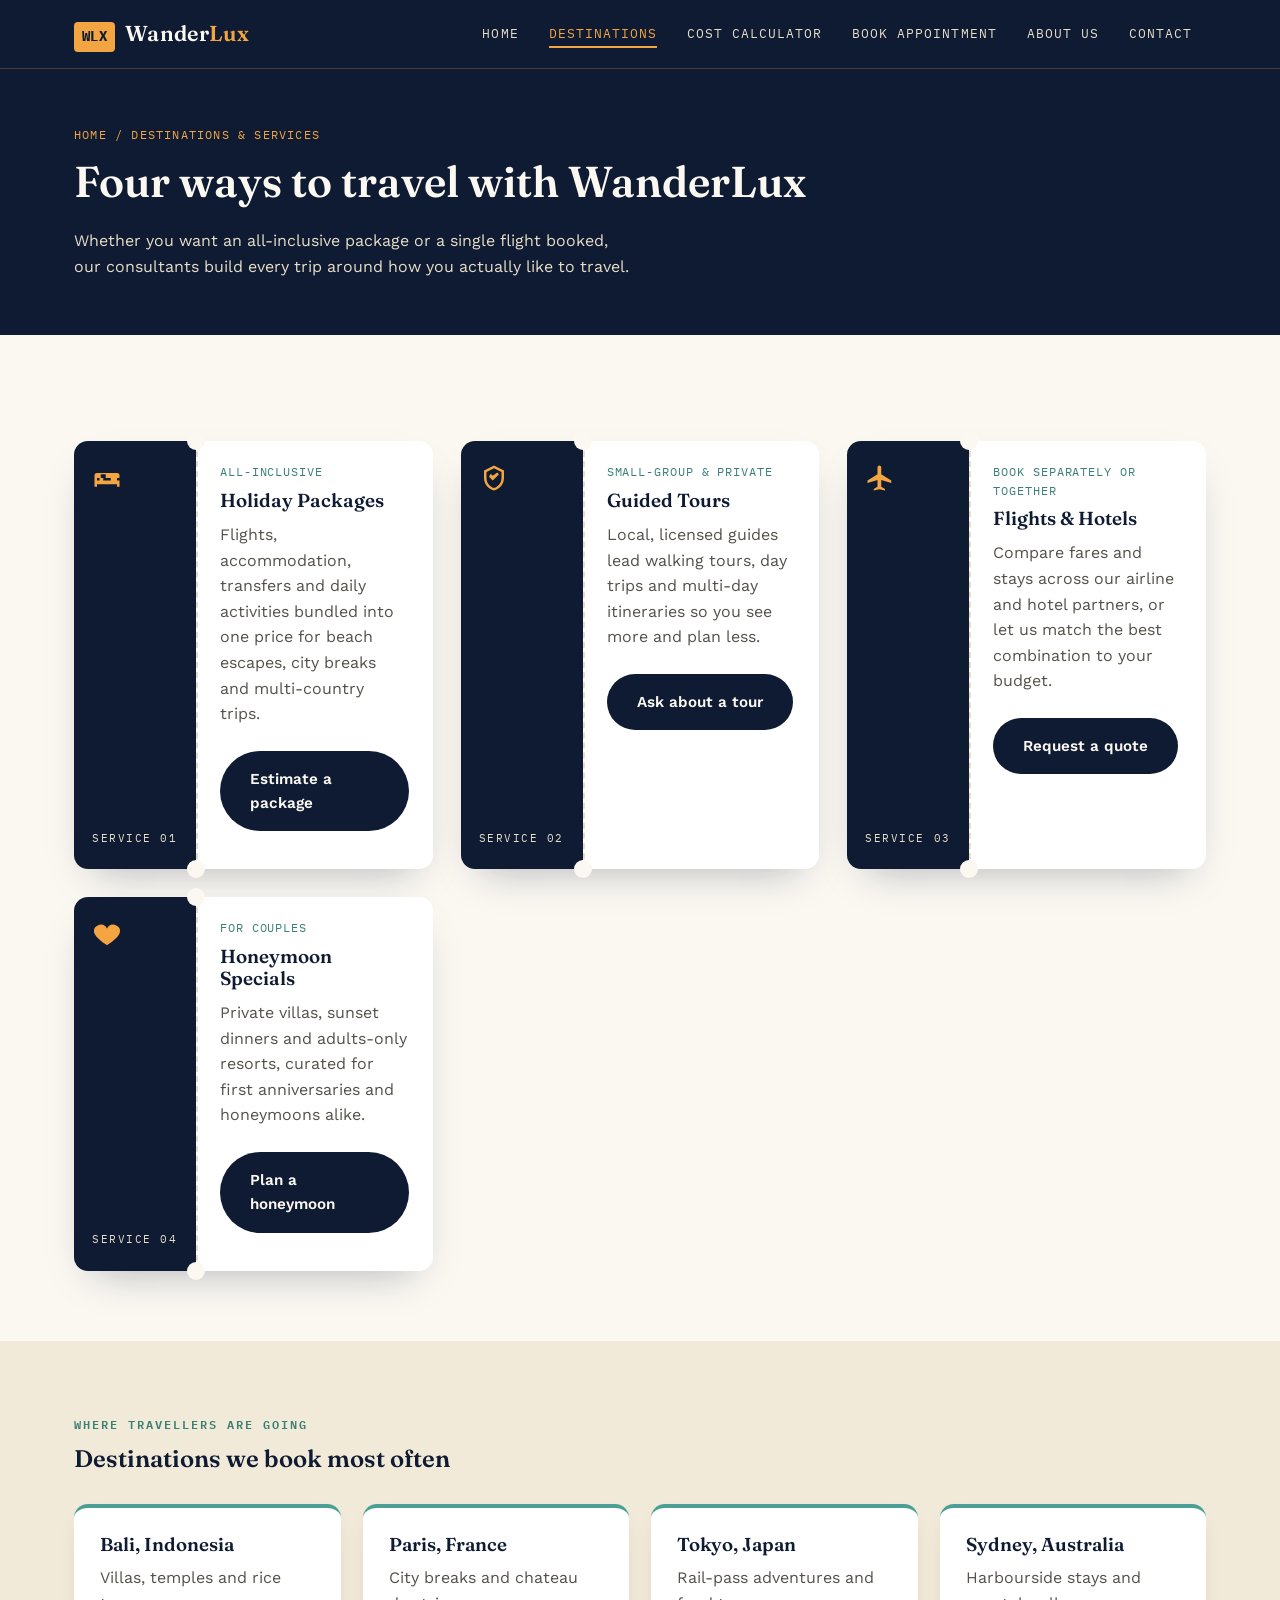
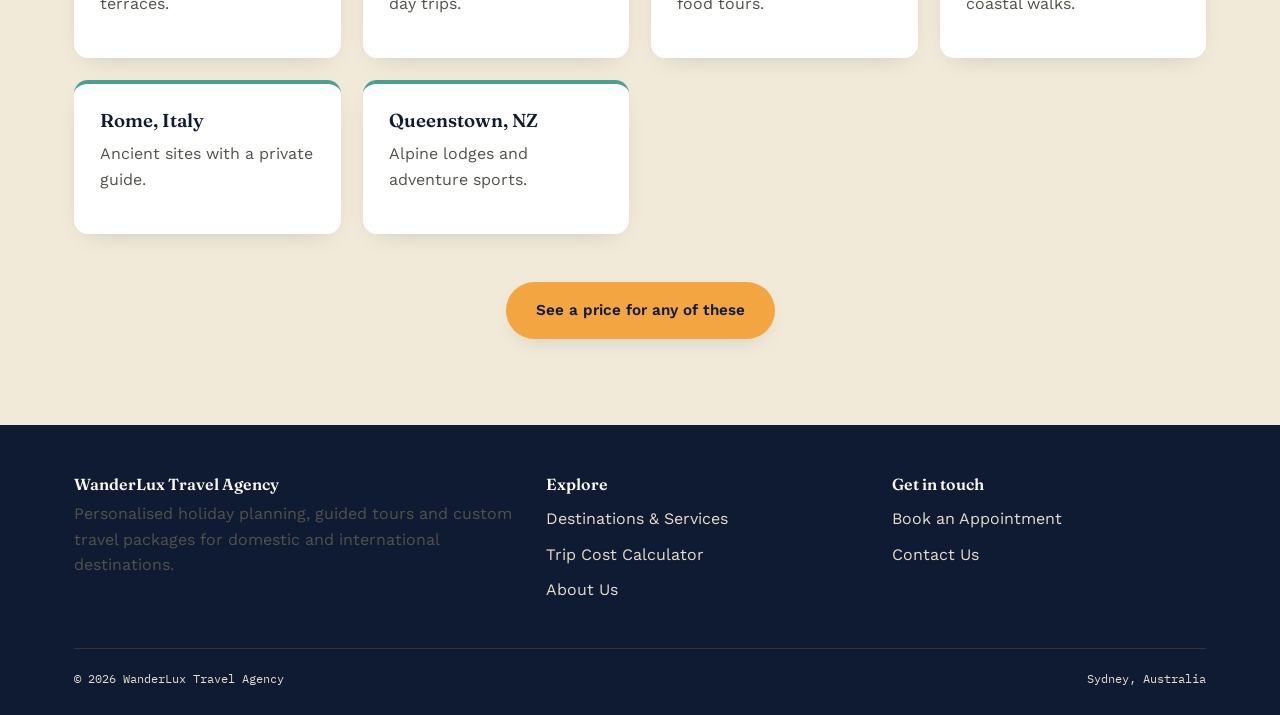
<file: destinations.html>
<!DOCTYPE html>
<html lang="en">
<head>
<meta charset="UTF-8">
<meta name="viewport" content="width=device-width, initial-scale=1.0">
<title>Destinations &amp; Services | WanderLux Travel Agency</title>
<meta name="description" content="Explore WanderLux's core services: holiday packages, guided tours, flights & hotels, and honeymoon specials for couples and groups.">
<meta name="keywords" content="holiday packages, guided tours, flights and hotels, honeymoon specials, travel services">
<link rel="canonical" href="destinations.html">
<link rel="icon" href="data:,">
<link rel="stylesheet" href="css/styles.css">
</head>
<body>
<a class="skip-link" href="#main">Skip to main content</a>

<header class="site-header">
  <div class="container board-strip">
    <a href="index.html" class="brand" aria-label="WanderLux Travel Agency home">
      <span class="code">WLX</span>
      <span class="name">Wander<em>Lux</em></span>
    </a>
    <button class="nav-toggle" aria-expanded="false" aria-controls="primary-nav" aria-label="Toggle navigation menu">
      <span class="bar"></span><span class="bar"></span><span class="bar"></span>
    </button>
    <nav id="primary-nav" class="board-nav" aria-label="Primary">
      <a href="index.html">Home</a>
      <a href="destinations.html" aria-current="page">Destinations</a>
      <a href="calculator.html">Cost Calculator</a>
      <a href="appointment.html">Book Appointment</a>
      <a href="about.html">About Us</a>
      <a href="contact.html">Contact</a>
    </nav>
  </div>
</header>

<main id="main">

  <section class="page-hero">
    <div class="container">
      <p class="breadcrumb">Home / Destinations &amp; Services</p>
      <h1>Four ways to travel with WanderLux</h1>
      <p style="color:var(--paper-300); max-width:56ch;">Whether you want an all-inclusive package or a single flight booked, our consultants build every trip around how you actually like to travel.</p>
    </div>
  </section>

  <section aria-labelledby="services-heading">
    <div class="container">
      <h2 id="services-heading" class="visually-hidden">Our services</h2>

      <div class="pass-grid">

        <article class="pass reveal">
          <div class="pass-stub">
            <svg width="30" height="30" viewBox="0 0 24 24" aria-hidden="true"><path fill="#F2A541" d="M20 8H4a2 2 0 0 0-2 2v9h2v-2h16v2h2v-9a2 2 0 0 0-2-2zM7 9h4v3H7V9zm-3 5v-2h2v2H4zm18 0h-2v-2h2v2zm-4 0H9v-2h6v2z"/></svg>
            <span class="stub-label">Service 01</span>
          </div>
          <div class="pass-body">
            <span class="pass-meta">All-inclusive</span>
            <h3>Holiday Packages</h3>
            <p>Flights, accommodation, transfers and daily activities bundled into one price for beach escapes, city breaks and multi-country trips.</p>
            <p><a class="btn btn-dark" href="calculator.html">Estimate a package</a></p>
          </div>
          <span class="notch-bottom" aria-hidden="true"></span>
        </article>

        <article class="pass reveal">
          <div class="pass-stub">
            <svg width="30" height="30" viewBox="0 0 24 24" aria-hidden="true"><path fill="#F2A541" d="M12 2 4 6v6c0 5 3.4 8.7 8 10 4.6-1.3 8-5 8-10V6l-8-4zm0 2.2 6 3v4.8c0 3.9-2.5 6.9-6 8-3.5-1.1-6-4.1-6-8V7.2l6-3zM8 11l3 3 5-5-1.4-1.4L11 10.2l-1.6-1.6L8 11z"/></svg>
            <span class="stub-label">Service 02</span>
          </div>
          <div class="pass-body">
            <span class="pass-meta">Small-group &amp; private</span>
            <h3>Guided Tours</h3>
            <p>Local, licensed guides lead walking tours, day trips and multi-day itineraries so you see more and plan less.</p>
            <p><a class="btn btn-dark" href="appointment.html">Ask about a tour</a></p>
          </div>
          <span class="notch-bottom" aria-hidden="true"></span>
        </article>

        <article class="pass reveal">
          <div class="pass-stub">
            <svg width="30" height="30" viewBox="0 0 24 24" aria-hidden="true"><path fill="#F2A541" d="M21 16v-2l-8-5V3.5a1.5 1.5 0 0 0-3 0V9l-8 5v2l8-2.5V19l-3 1.8V22l4.5-1 4.5 1v-1.2L13 19v-5.5l8 2.5z"/></svg>
            <span class="stub-label">Service 03</span>
          </div>
          <div class="pass-body">
            <span class="pass-meta">Book separately or together</span>
            <h3>Flights &amp; Hotels</h3>
            <p>Compare fares and stays across our airline and hotel partners, or let us match the best combination to your budget.</p>
            <p><a class="btn btn-dark" href="contact.html">Request a quote</a></p>
          </div>
          <span class="notch-bottom" aria-hidden="true"></span>
        </article>

        <article class="pass reveal">
          <div class="pass-stub">
            <svg width="30" height="30" viewBox="0 0 24 24" aria-hidden="true"><path fill="#F2A541" d="M12 21s-7-4.35-9.5-8.44C.6 9.62 1.7 6.3 4.6 5.15A5 5 0 0 1 12 7.6a5 5 0 0 1 7.4-2.45c2.9 1.15 4 4.47 2.1 7.41C19 16.65 12 21 12 21z"/></svg>
            <span class="stub-label">Service 04</span>
          </div>
          <div class="pass-body">
            <span class="pass-meta">For couples</span>
            <h3>Honeymoon Specials</h3>
            <p>Private villas, sunset dinners and adults-only resorts, curated for first anniversaries and honeymoons alike.</p>
            <p><a class="btn btn-dark" href="appointment.html">Plan a honeymoon</a></p>
          </div>
          <span class="notch-bottom" aria-hidden="true"></span>
        </article>

      </div>
    </div>
  </section>

  <section class="bg-paper2" aria-labelledby="destinations-heading">
    <div class="container">
      <div class="section-head reveal">
        <span class="eyebrow">Where travellers are going</span>
        <h2 id="destinations-heading">Destinations we book most often</h2>
      </div>
      <div class="pkg-strip">
        <article class="pkg-card reveal"><h3>Bali, Indonesia</h3><p>Villas, temples and rice terraces.</p></article>
        <article class="pkg-card reveal"><h3>Paris, France</h3><p>City breaks and chateau day trips.</p></article>
        <article class="pkg-card reveal"><h3>Tokyo, Japan</h3><p>Rail-pass adventures and food tours.</p></article>
        <article class="pkg-card reveal"><h3>Sydney, Australia</h3><p>Harbourside stays and coastal walks.</p></article>
        <article class="pkg-card reveal"><h3>Rome, Italy</h3><p>Ancient sites with a private guide.</p></article>
        <article class="pkg-card reveal"><h3>Queenstown, NZ</h3><p>Alpine lodges and adventure sports.</p></article>
      </div>
      <p class="text-center mt-lg"><a class="btn btn-primary" href="calculator.html">See a price for any of these</a></p>
    </div>
  </section>

</main>

<footer class="site-footer">
  <div class="container">
    <div class="footer-grid">
      <div>
        <h4>WanderLux Travel Agency</h4>
        <p>Personalised holiday planning, guided tours and custom travel packages for domestic and international destinations.</p>
      </div>
      <div>
        <h4>Explore</h4>
        <a href="destinations.html">Destinations &amp; Services</a>
        <a href="calculator.html">Trip Cost Calculator</a>
        <a href="about.html">About Us</a>
      </div>
      <div>
        <h4>Get in touch</h4>
        <a href="appointment.html">Book an Appointment</a>
        <a href="contact.html">Contact Us</a>
      </div>
    </div>
    <div class="footer-bottom">
      <span>&copy; <span id="year"></span> WanderLux Travel Agency</span>
      <span>Sydney, Australia</span>
    </div>
  </div>
</footer>

<script src="js/main.js"></script>
</body>
</html>
</file>
<file: css/styles.css>
/* =========================================================
   WanderLux Travel Agency — Stylesheet
   Design concept: "Departure Board & Boarding Pass"
   Every recurring shape borrows from the language of air
   travel — ticket stubs, perforated tear-lines, gate boards.
   ========================================================= */

@import url('https://fonts.googleapis.com/css2?family=Fraunces:ital,opsz,wght@0,9..144,400;0,9..144,600;0,9..144,700;1,9..144,500&family=Work+Sans:wght@400;500;600;700&family=IBM+Plex+Mono:wght@400;500;600&display=swap');

/* ---------- Design tokens ---------- */
:root{
  --navy-900:#0F1B33;
  --navy-800:#16233F;
  --navy-700:#1B2A4A;
  --navy-600:#243459;
  --gold-500:#F2A541;
  --gold-600:#D98C2B;
  --teal-500:#4C9F94;
  --teal-600:#3A7F76;
  --paper-100:#FBF8F2;
  --paper-200:#F1EAD9;
  --paper-300:#E7DEC7;
  --ink-900:#1A1A1A;
  --ink-600:#54514A;
  --white:#FFFFFF;
  --error-600:#B23A32;
  --success-600:#3A7F52;

  --font-display:'Fraunces', Georgia, serif;
  --font-body:'Work Sans', -apple-system, Segoe UI, sans-serif;
  --font-mono:'IBM Plex Mono', 'Courier New', monospace;

  --radius-sm:6px;
  --radius-md:14px;
  --radius-lg:26px;

  --shadow-card: 0 18px 40px -20px rgba(15, 27, 51, 0.35);
  --shadow-soft: 0 8px 24px -14px rgba(15, 27, 51, 0.25);

  --container-w: 1180px;
}

/* ---------- Reset ---------- */
*, *::before, *::after{ box-sizing: border-box; }
html{ scroll-behavior: smooth; }
@media (prefers-reduced-motion: reduce){
  html{ scroll-behavior:auto; }
  *, *::before, *::after{
    animation-duration:0.001ms !important;
    animation-iteration-count:1 !important;
    transition-duration:0.001ms !important;
    scroll-behavior:auto !important;
  }
}
body{
  margin:0;
  font-family:var(--font-body);
  color:var(--ink-900);
  background:var(--paper-100);
  line-height:1.6;
  -webkit-font-smoothing:antialiased;
}
img,svg{ max-width:100%; display:block; }
a{ color:inherit; text-decoration:none; }
ul{ margin:0; padding:0; list-style:none; }
h1,h2,h3,h4{
  font-family:var(--font-display);
  color:var(--navy-900);
  line-height:1.15;
  margin:0 0 .5em;
  font-weight:600;
}
p{ margin:0 0 1em; color:var(--ink-600); }
button{ font-family:inherit; cursor:pointer; }

/* Visible keyboard focus everywhere */
a:focus-visible,
button:focus-visible,
input:focus-visible,
select:focus-visible,
textarea:focus-visible,
.tab:focus-visible{
  outline:3px solid var(--teal-500);
  outline-offset:3px;
  border-radius:4px;
}

.container{
  width:100%;
  max-width:var(--container-w);
  margin-inline:auto;
  padding-inline:24px;
}

.visually-hidden{
  position:absolute !important;
  width:1px;height:1px;
  padding:0;margin:-1px;
  overflow:hidden;
  clip:rect(0,0,0,0);
  white-space:nowrap;
  border:0;
}

.skip-link{
  position:absolute;
  left:16px; top:-60px;
  background:var(--gold-500);
  color:var(--navy-900);
  padding:10px 18px;
  border-radius:var(--radius-sm);
  font-weight:600;
  z-index:1000;
  transition:top .2s ease;
}
.skip-link:focus{ top:16px; }

/* ---------- Buttons ---------- */
.btn{
  display:inline-flex;
  align-items:center;
  gap:.5em;
  padding:14px 28px;
  border-radius:999px;
  font-weight:600;
  font-size:.95rem;
  border:2px solid transparent;
  transition:transform .18s ease, box-shadow .18s ease, background .18s ease, color .18s ease;
}
.btn-primary{
  background:var(--gold-500);
  color:var(--navy-900);
  box-shadow:var(--shadow-soft);
}
.btn-primary:hover{ background:var(--gold-600); transform:translateY(-2px); }
.btn-outline{
  background:transparent;
  border-color:rgba(251,248,242,0.5);
  color:var(--paper-100);
}
.btn-outline:hover{ border-color:var(--gold-500); color:var(--gold-500); }
.btn-dark{
  background:var(--navy-900);
  color:var(--paper-100);
}
.btn-dark:hover{ background:var(--navy-700); transform:translateY(-2px); }
.btn[disabled]{ opacity:.55; cursor:not-allowed; transform:none !important; }

/* =========================================================
   DEPARTURE BOARD NAVIGATION (signature element pt.1)
   ========================================================= */
.site-header{
  position:sticky; top:0; z-index:200;
  background:var(--navy-900);
  border-bottom:1px solid rgba(242,165,65,0.25);
}
.board-strip{
  display:flex;
  align-items:center;
  justify-content:space-between;
  padding-block:14px;
  gap:20px;
}
.brand{
  display:flex;
  align-items:baseline;
  gap:10px;
  font-family:var(--font-mono);
  color:var(--paper-100);
  letter-spacing:.02em;
}
.brand .code{
  background:var(--gold-500);
  color:var(--navy-900);
  font-weight:700;
  padding:4px 8px;
  border-radius:4px;
  font-size:.85rem;
}
.brand .name{
  font-family:var(--font-display);
  font-size:1.35rem;
  font-weight:600;
  color:var(--paper-100);
}
.brand .name em{
  font-style:normal;
  color:var(--gold-500);
}

.board-nav{
  display:flex;
  gap:2px;
  font-family:var(--font-mono);
  font-size:.8rem;
}
.board-nav a{
  color:var(--paper-300);
  padding:10px 14px;
  position:relative;
  text-transform:uppercase;
  letter-spacing:.08em;
}
.board-nav a::after{
  content:"";
  position:absolute;
  left:14px; right:14px; bottom:6px;
  height:2px;
  background:var(--gold-500);
  transform:scaleX(0);
  transform-origin:left;
  transition:transform .22s ease;
}
.board-nav a:hover::after,
.board-nav a[aria-current="page"]::after{ transform:scaleX(1); }
.board-nav a[aria-current="page"]{ color:var(--gold-500); }

.nav-toggle{
  display:none;
  background:none;
  border:1px solid rgba(242,165,65,0.4);
  color:var(--paper-100);
  border-radius:8px;
  padding:8px 10px;
}
.nav-toggle .bar{
  display:block; width:22px; height:2px; background:var(--paper-100);
  margin:4px 0; transition:transform .2s ease, opacity .2s ease;
}
.nav-toggle[aria-expanded="true"] .bar:nth-child(1){ transform:translateY(6px) rotate(45deg); }
.nav-toggle[aria-expanded="true"] .bar:nth-child(2){ opacity:0; }
.nav-toggle[aria-expanded="true"] .bar:nth-child(3){ transform:translateY(-6px) rotate(-45deg); }

@media (max-width: 860px){
  .nav-toggle{ display:block; }
  .board-nav{
    position:absolute;
    top:100%; left:0; right:0;
    flex-direction:column;
    background:var(--navy-800);
    padding:10px 24px 20px;
    gap:0;
    display:none;
    border-bottom:1px solid rgba(242,165,65,0.25);
  }
  .board-nav.open{ display:flex; }
  .board-nav a{ padding:14px 4px; border-bottom:1px dashed rgba(242,165,65,0.2); }
  .board-nav a::after{ display:none; }
}

/* =========================================================
   HERO / FLIGHT PATH
   ========================================================= */
.hero{
  position:relative;
  background:radial-gradient(circle at 15% 20%, var(--navy-600), var(--navy-900) 60%);
  color:var(--paper-100);
  overflow:hidden;
  padding-block:90px 60px;
}
.hero .container{
  display:grid;
  grid-template-columns: 1.1fr 0.9fr;
  gap:40px;
  align-items:center;
}
@media (max-width:860px){
  .hero .container{ grid-template-columns:1fr; }
  .hero{ padding-block:56px 40px; text-align:left; }
  .flight-map{ margin-top:20px; max-width:340px; }
}
.hero-eyebrow{
  font-family:var(--font-mono);
  color:var(--gold-500);
  text-transform:uppercase;
  letter-spacing:.18em;
  font-size:.78rem;
  margin-bottom:14px;
}
.hero h1{
  color:var(--paper-100);
  font-size:clamp(2.2rem, 4.6vw, 3.6rem);
  margin-bottom:.4em;
}
.hero h1 em{
  font-style:italic;
  color:var(--gold-500);
}
.hero p.lead{
  color:var(--paper-300);
  font-size:1.08rem;
  max-width:46ch;
}
.hero-actions{
  display:flex;
  gap:14px;
  margin-top:28px;
  flex-wrap:wrap;
}

.flight-map{
  position:relative;
  aspect-ratio:4/3;
  max-width:460px;
  margin-inline:auto;
}
.flight-map svg{ width:100%; height:100%; }
.route-line{
  fill:none;
  stroke:var(--gold-500);
  stroke-width:2;
  stroke-dasharray:6 8;
  opacity:.85;
  stroke-linecap:round;
  animation:dashmove 3.5s linear infinite;
}
@keyframes dashmove{ to{ stroke-dashoffset:-140; } }
.route-dot{ fill:var(--teal-500); }
.route-dot.origin{ fill:var(--gold-500); }
.plane{
  transform-box:fill-box;
  transform-origin:center;
}
.plane-path{ offset-rotate: auto; }
@media (prefers-reduced-motion: no-preference){
  .plane{
    animation: fly 3.5s linear infinite;
    offset-path: path("M40,210 C120,60 260,60 340,150 C380,195 300,260 210,230 C140,207 150,120 250,95");
  }
}
@keyframes fly{
  0%{ offset-distance:0%; }
  100%{ offset-distance:100%; }
}

/* =========================================================
   BOARDING PASS CARD (signature element pt.2)
   Used for: destinations, packages, team members,
   testimonials, calculator result, confirmations.
   ========================================================= */
.pass{
  position:relative;
  display:grid;
  grid-template-columns: 34% 66%;
  background:var(--white);
  border-radius:var(--radius-md);
  box-shadow:var(--shadow-card);
  overflow:visible;
  isolation:isolate;
}
.pass-stub{
  background:var(--navy-900);
  color:var(--paper-100);
  padding:22px 18px;
  display:flex;
  flex-direction:column;
  justify-content:space-between;
  border-radius:var(--radius-md) 0 0 var(--radius-md);
  position:relative;
}
.pass-stub .stub-code{
  font-family:var(--font-mono);
  font-size:1.6rem;
  color:var(--gold-500);
  font-weight:600;
  letter-spacing:.03em;
}
.pass-stub .stub-label{
  font-family:var(--font-mono);
  font-size:.68rem;
  letter-spacing:.14em;
  text-transform:uppercase;
  color:var(--paper-300);
}
.pass-body{
  padding:22px 24px;
  display:flex;
  flex-direction:column;
  gap:8px;
  position:relative;
}
.pass-body h3{ margin-bottom:.15em; font-size:1.18rem; }
.pass-meta{
  font-family:var(--font-mono);
  font-size:.72rem;
  letter-spacing:.08em;
  color:var(--teal-600);
  text-transform:uppercase;
}
/* perforation between stub and body */
.pass::before{
  content:"";
  position:absolute;
  left:34%;
  top:0; bottom:0;
  width:0;
  border-left:2px dashed var(--paper-300);
  z-index:2;
}
.pass::after{
  content:"";
  position:absolute;
  left:calc(34% - 9px);
  top:-9px;
  width:18px; height:18px;
  background:var(--paper-100);
  border-radius:50%;
  z-index:3;
  box-shadow: 0 calc(100% + 0px) 0 0 transparent;
}
.pass .notch-bottom{
  position:absolute;
  left:calc(34% - 9px);
  bottom:-9px;
  width:18px; height:18px;
  background:var(--paper-100);
  border-radius:50%;
  z-index:3;
}
@media (max-width:640px){
  .pass{ grid-template-columns:1fr; }
  .pass-stub{ border-radius:var(--radius-md) var(--radius-md) 0 0; flex-direction:row; align-items:center; }
  .pass::before{ left:0; right:0; top:auto; bottom:auto; border-left:none; }
  .pass::after,.pass .notch-bottom{ display:none; }
}

.pass-grid{
  display:grid;
  grid-template-columns:repeat(auto-fit, minmax(280px,1fr));
  gap:28px;
  margin-top:36px;
}

/* ---------- Sections ---------- */
section{ padding-block:70px; }
.section-head{
  max-width:640px;
  margin-bottom:20px;
}
.eyebrow{
  font-family:var(--font-mono);
  font-size:.78rem;
  letter-spacing:.16em;
  text-transform:uppercase;
  color:var(--teal-600);
  font-weight:600;
  display:inline-block;
  margin-bottom:10px;
}
.bg-navy{ background:var(--navy-900); color:var(--paper-100); }
.bg-navy h2,.bg-navy h3{ color:var(--paper-100); }
.bg-navy p{ color:var(--paper-300); }
.bg-navy .eyebrow{ color:var(--gold-500); }
.bg-paper2{ background:var(--paper-200); }

/* Ticket-style divider between sections */
.tear-divider{
  position:relative;
  height:26px;
  background:repeating-linear-gradient(
    90deg, var(--paper-300) 0 14px, transparent 14px 26px
  );
  background-position:center;
  background-repeat:no-repeat;
  background-size: 100% 2px;
  background-position:center;
}

/* ---------- Reveal-on-scroll ---------- */
.reveal{
  opacity:0;
  transform:translateY(26px);
  transition:opacity .7s ease, transform .7s ease;
}
.reveal.is-visible{ opacity:1; transform:translateY(0); }
@media (prefers-reduced-motion: reduce){
  .reveal{ opacity:1; transform:none; transition:none; }
}

/* ---------- Rotating banner (Home) ---------- */
.banner{
  position:relative;
  border-radius:var(--radius-lg);
  overflow:hidden;
  box-shadow:var(--shadow-card);
  background:var(--navy-700);
}
.banner-track{ position:relative; height:340px; }
.banner-slide{
  position:absolute; inset:0;
  display:flex; align-items:center;
  padding:40px 48px;
  opacity:0;
  transition:opacity .8s ease;
  color:var(--paper-100);
}
.banner-slide.active{ opacity:1; }
.banner-slide .slide-copy{ max-width:60%; }
.banner-slide .slide-tag{
  font-family:var(--font-mono);
  color:var(--gold-500);
  text-transform:uppercase;
  letter-spacing:.14em;
  font-size:.75rem;
}
.banner-slide h3{ color:var(--paper-100); font-size:2rem; }
.banner-illustration{ margin-left:auto; width:38%; }
.banner-dots{
  position:absolute; bottom:18px; left:0; right:0;
  display:flex; justify-content:center; gap:8px;
}
.banner-dots button{
  width:9px; height:9px; border-radius:50%;
  background:rgba(251,248,242,0.35);
  border:none; padding:0;
}
.banner-dots button[aria-current="true"]{ background:var(--gold-500); width:22px; border-radius:6px; }
.banner-arrow{
  position:absolute; top:50%; transform:translateY(-50%);
  background:rgba(15,27,51,0.55);
  color:var(--paper-100);
  border:1px solid rgba(242,165,65,0.4);
  width:40px; height:40px; border-radius:50%;
  display:flex; align-items:center; justify-content:center;
}
.banner-arrow.prev{ left:16px; }
.banner-arrow.next{ right:16px; }
@media (max-width:700px){
  .banner-track{ height:auto; min-height:420px; }
  .banner-slide{ flex-direction:column; align-items:flex-start; padding:28px; text-align:left; }
  .banner-slide .slide-copy{ max-width:100%; }
  .banner-illustration{ width:60%; margin:18px auto 0; }
}

/* ---------- Highlight package cards ---------- */
.pkg-strip{
  display:grid;
  grid-template-columns:repeat(auto-fit,minmax(240px,1fr));
  gap:22px;
  margin-top:32px;
}
.pkg-card{
  background:var(--white);
  border-radius:var(--radius-md);
  padding:26px;
  box-shadow:var(--shadow-soft);
  border-top:4px solid var(--teal-500);
}
.pkg-card .price{
  font-family:var(--font-mono);
  color:var(--navy-900);
  font-weight:600;
  font-size:1.3rem;
  margin-top:10px;
}
.pkg-card .price span{ font-size:.75rem; color:var(--ink-600); font-weight:400; }

/* ---------- Forms ---------- */
.form-card{
  background:var(--white);
  border-radius:var(--radius-lg);
  box-shadow:var(--shadow-card);
  padding:clamp(24px,4vw,44px);
}
.form-grid{
  display:grid;
  grid-template-columns:repeat(2,1fr);
  gap:20px;
}
.form-grid .full{ grid-column:1/-1; }
@media (max-width:640px){ .form-grid{ grid-template-columns:1fr; } }

.field{ display:flex; flex-direction:column; gap:6px; }
.field label{
  font-weight:600;
  font-size:.9rem;
  color:var(--navy-900);
}
.field .req{ color:var(--error-600); }
.field input,
.field select,
.field textarea{
  font-family:var(--font-body);
  font-size:1rem;
  padding:12px 14px;
  border:1.5px solid var(--paper-300);
  border-radius:var(--radius-sm);
  background:var(--paper-100);
  color:var(--ink-900);
  transition:border-color .15s ease, background .15s ease;
}
.field input:focus,
.field select:focus,
.field textarea:focus{
  border-color:var(--teal-500);
  background:var(--white);
  outline:none;
}
.field textarea{ resize:vertical; min-height:120px; }
.field.has-error input,
.field.has-error select,
.field.has-error textarea{ border-color:var(--error-600); }
.error-msg{
  font-size:.8rem;
  color:var(--error-600);
  min-height:1em;
}
.hint{ font-size:.8rem; color:var(--ink-600); }

.form-status{
  margin-top:18px;
  padding:14px 18px;
  border-radius:var(--radius-sm);
  font-weight:600;
  display:none;
}
.form-status.success{ display:block; background:rgba(58,127,82,0.12); color:var(--success-600); }
.form-status.error{ display:block; background:rgba(178,58,50,0.1); color:var(--error-600); }

/* ---------- Calculator result ticket ---------- */
.result-pass{
  margin-top:30px;
  display:none;
}
.result-pass.show{ display:grid; }
.result-pass .pass-body .amount{
  font-family:var(--font-mono);
  font-size:2.1rem;
  font-weight:600;
  color:var(--navy-900);
}
.result-pass .pass-body .note{
  font-style:italic;
  color:var(--ink-600);
  margin-top:6px;
}
.breakdown{
  list-style:none; margin:12px 0 0; padding:0;
  font-family:var(--font-mono);
  font-size:.85rem;
  color:var(--ink-600);
  display:flex; flex-direction:column; gap:4px;
}
.breakdown li{ display:flex; justify-content:space-between; gap:12px; }

/* ---------- About / team ---------- */
.value-grid{
  display:grid;
  grid-template-columns:repeat(auto-fit,minmax(220px,1fr));
  gap:22px;
  margin-top:30px;
}
.value-card{
  padding:24px;
  border-radius:var(--radius-md);
  background:var(--white);
  box-shadow:var(--shadow-soft);
}
.value-card .icon{ color:var(--teal-600); margin-bottom:10px; }

/* ---------- Contact ---------- */
.contact-grid{
  display:grid;
  grid-template-columns: 0.85fr 1.15fr;
  gap:36px;
  align-items:start;
}
@media (max-width:860px){ .contact-grid{ grid-template-columns:1fr; } }
.contact-info-list{ display:flex; flex-direction:column; gap:18px; margin-top:24px; }
.contact-info-list li{ display:flex; gap:14px; align-items:flex-start; }
.contact-info-list .ico{ color:var(--gold-500); flex-shrink:0; margin-top:2px; }
.map-frame{
  border-radius:var(--radius-md);
  overflow:hidden;
  box-shadow:var(--shadow-soft);
  border:0;
  width:100%; height:260px;
}

/* ---------- Footer ---------- */
.site-footer{
  background:var(--navy-900);
  color:var(--paper-300);
  padding-block:50px 26px;
}
.footer-grid{
  display:grid;
  grid-template-columns:1.4fr 1fr 1fr;
  gap:32px;
}
@media (max-width:700px){ .footer-grid{ grid-template-columns:1fr; } }
.footer-grid h4{ color:var(--paper-100); font-size:1rem; }
.footer-grid a{ display:block; padding:5px 0; color:var(--paper-300); }
.footer-grid a:hover{ color:var(--gold-500); }
.footer-bottom{
  margin-top:40px;
  padding-top:20px;
  border-top:1px solid rgba(242,165,65,0.18);
  font-family:var(--font-mono);
  font-size:.78rem;
  display:flex; justify-content:space-between; flex-wrap:wrap; gap:10px;
  color:var(--paper-300);
}

/* ---------- Page hero (interior pages) ---------- */
.page-hero{
  background:var(--navy-900);
  color:var(--paper-100);
  padding-block:56px 40px;
}
.page-hero h1{ color:var(--paper-100); font-size:clamp(1.9rem,4vw,2.7rem); }
.breadcrumb{
  font-family:var(--font-mono);
  font-size:.75rem;
  color:var(--gold-500);
  letter-spacing:.1em;
  text-transform:uppercase;
  margin-bottom:12px;
}

/* Utility */
.mt-lg{ margin-top:48px; }
.text-center{ text-align:center; margin-inline:auto; }
.stack{ display:flex; flex-direction:column; gap:10px; }
</file>
